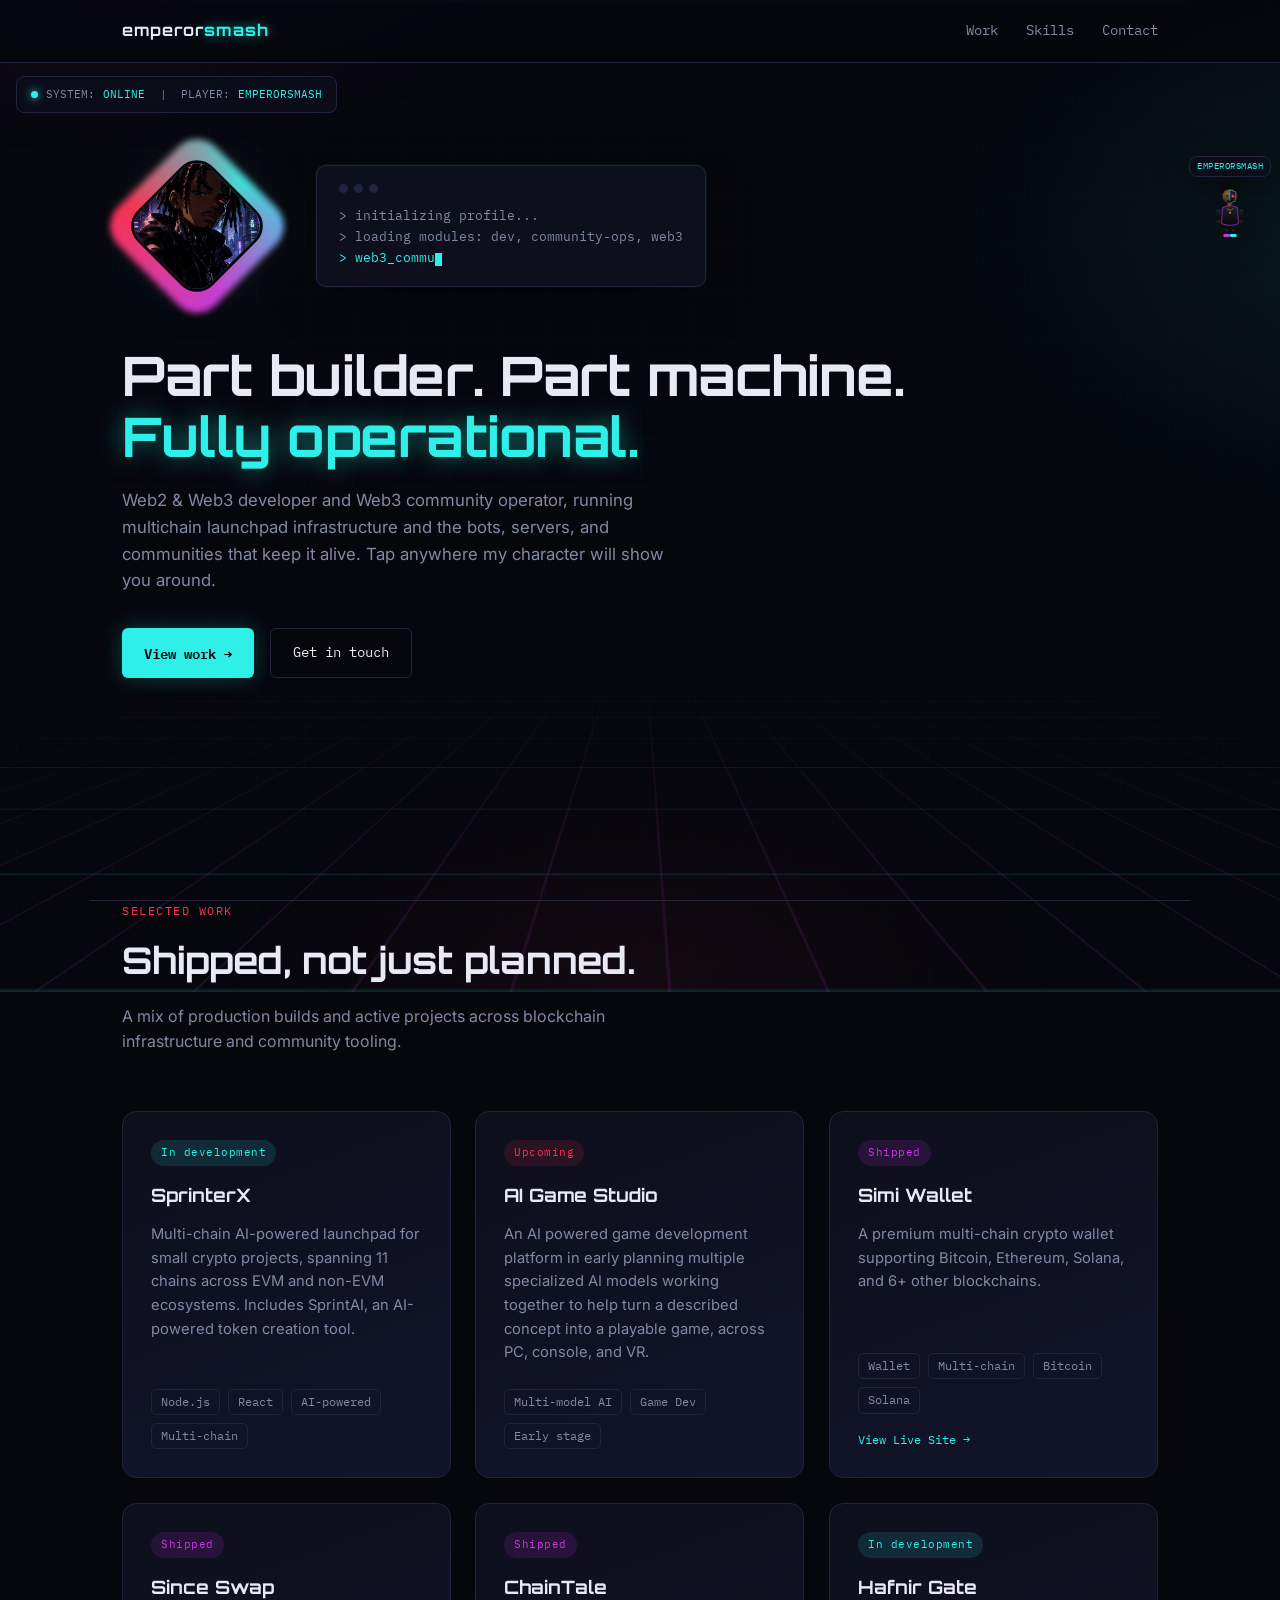
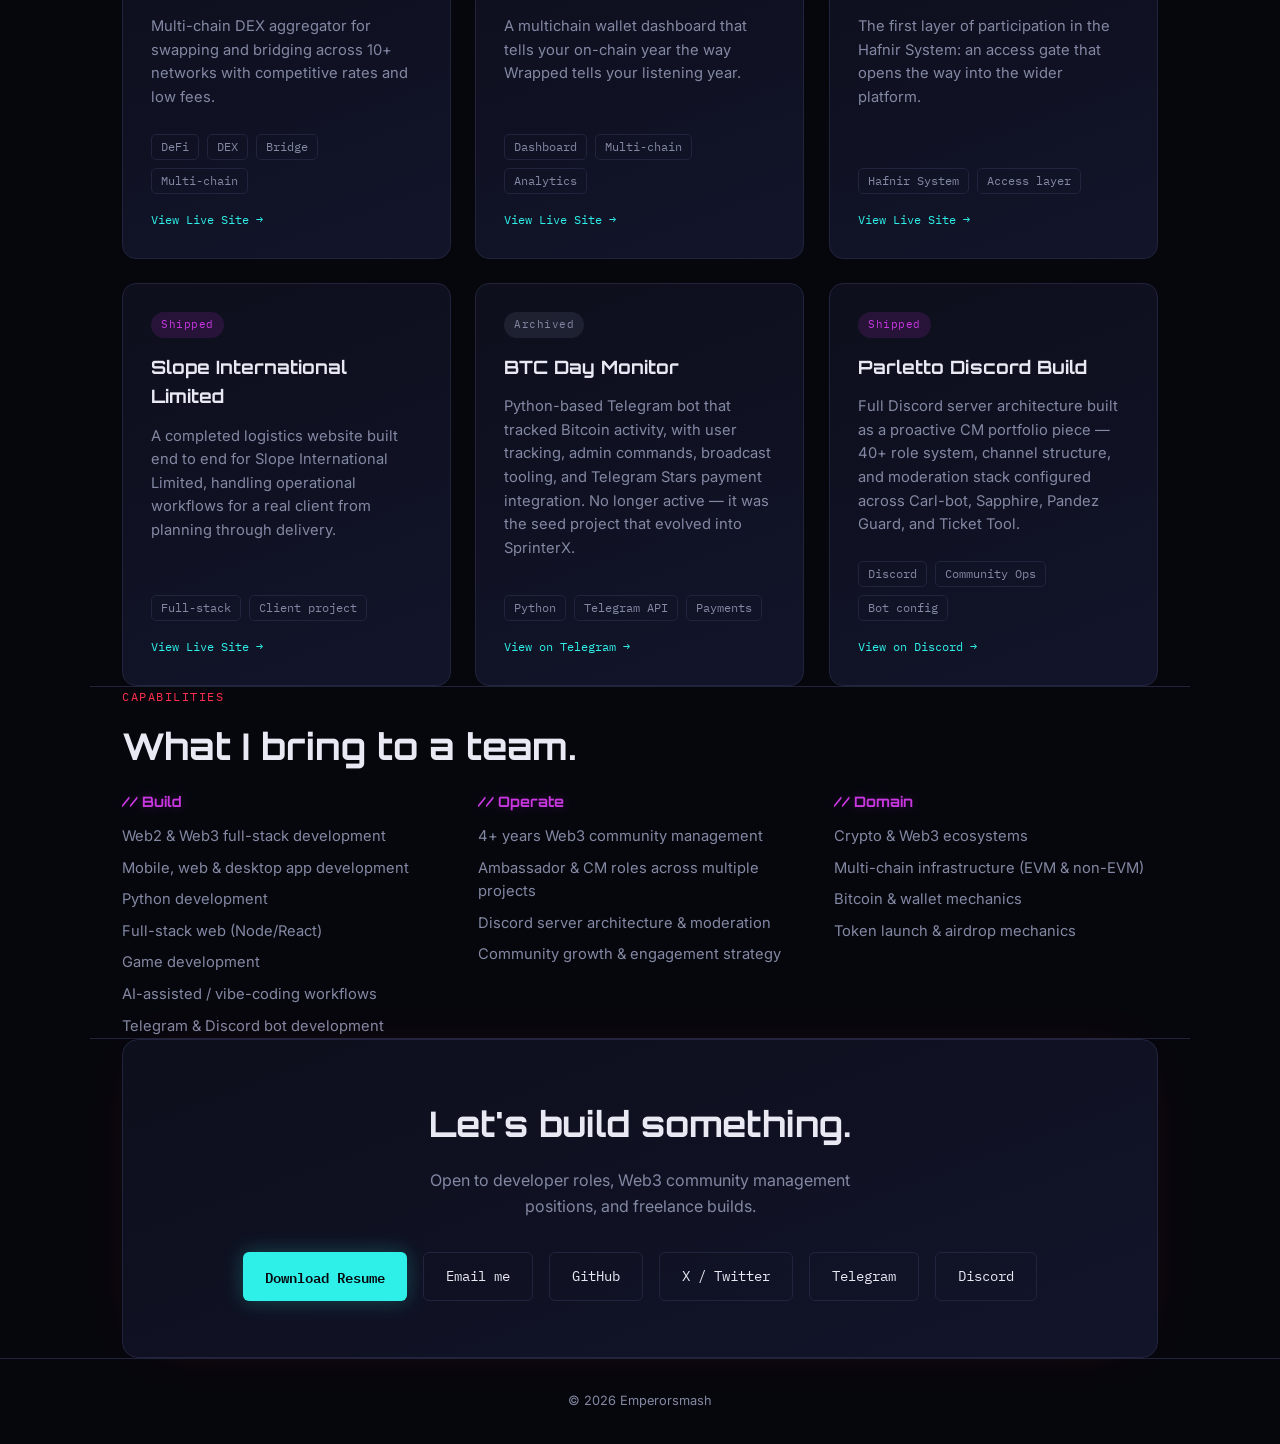
<file: index.html>
<!DOCTYPE html>
<html lang="en">
<head>
<meta charset="UTF-8">
<meta name="viewport" content="width=device-width, initial-scale=1.0">
<title>Emperorsmash — Builder / Web3 Ops</title>
<link rel="preconnect" href="https://fonts.googleapis.com">
<link href="https://fonts.googleapis.com/css2?family=Orbitron:wght@600;700;800&family=Inter:wght@400;500;600&family=IBM+Plex+Mono:wght@400;500;600&display=swap" rel="stylesheet">
<style>
  :root{
    --bg: #06070d;
    --bg-raised: #0d0f1c;
    --bg-raised-2: #12142a;
    --line: #22243d;
    --cyan: #2EF0E8;
    --magenta: #C837E0;
    --red: #FF2E4D;
    --text: #E9E9F4;
    --slate: #8388a3;
    --scrollY: 0px;
  }
  *{ box-sizing:border-box; margin:0; padding:0; }
  html{ scroll-behavior:smooth; overflow-x:hidden; max-width:100%; }
  body{
    background:var(--bg);
    color:var(--text);
    font-family:'Inter',sans-serif;
    line-height:1.6;
    overflow-x:hidden;
    position:relative;
    cursor:default;
  }
  ::selection{ background:var(--magenta); color:#fff; }
  a{ color:inherit; text-decoration:none; }
  .mono{ font-family:'IBM Plex Mono',monospace; }
  .display{ font-family:'Orbitron',sans-serif; }

  /* Depth parallax layers */
  body::before{
    content:"";
    position:fixed; inset:-10% ; z-index:0; pointer-events:none;
    background:
      radial-gradient(900px 500px at 15% -5%, rgba(200,55,224,0.12), transparent 60%),
      radial-gradient(800px 500px at 100% 30%, rgba(46,240,232,0.09), transparent 60%),
      radial-gradient(700px 400px at 50% 100%, rgba(255,46,77,0.06), transparent 60%);
    transform: translateY(calc(var(--scrollY) * -0.06));
  }
  body::after{
    content:"";
    position:fixed; inset:-10%; z-index:0; pointer-events:none; opacity:0.5;
    background-image:
      linear-gradient(rgba(46,240,232,0.035) 1px, transparent 1px),
      linear-gradient(90deg, rgba(46,240,232,0.035) 1px, transparent 1px);
    background-size:48px 48px;
    transform: translateY(calc(var(--scrollY) * -0.14));
  }

  .wrap{ max-width:1100px; margin:0 auto; padding:0 32px; position:relative; z-index:2; }

  header{
    position:fixed; top:0; left:0; right:0; z-index:50;
    background:rgba(6,7,13,0.82); backdrop-filter:blur(10px);
    border-bottom:1px solid var(--line);
  }
  nav{
    max-width:1100px; margin:0 auto; padding:18px 32px;
    display:flex; justify-content:space-between; align-items:center;
  }
  .logo{ font-family:'Orbitron',sans-serif; font-weight:700; font-size:1rem; letter-spacing:1px; }
  .logo span{ color:var(--cyan); text-shadow:0 0 12px rgba(46,240,232,0.6); }
  .navlinks{ display:flex; gap:28px; font-size:0.85rem; }
  .navlinks a{ color:var(--slate); transition:color .2s, text-shadow .2s; font-family:'IBM Plex Mono',monospace; }
  .navlinks a:hover{ color:var(--cyan); text-shadow:0 0 10px rgba(46,240,232,0.5); }

  /* HUD */
  #hud{
    position:fixed; top:76px; left:16px; z-index:55;
    background:rgba(13,15,28,0.75); border:1px solid var(--line);
    border-radius:8px; padding:9px 14px;
    font-family:'IBM Plex Mono',monospace; font-size:0.68rem; color:var(--slate);
    backdrop-filter:blur(6px);
    display:flex; align-items:center; gap:8px;
  }
  #hud .dot{ width:7px; height:7px; border-radius:50%; background:var(--cyan); box-shadow:0 0 8px var(--cyan); animation:pulse-red 1.6s ease-in-out infinite; }
  #hud .val{ color:var(--cyan); }
  @media (max-width:700px){ #hud{ top:70px; font-size:0.62rem; padding:7px 10px; } }

  /* Hero */
  .hero{
    min-height:100vh;
    display:flex; flex-direction:column; justify-content:flex-start;
    padding-top:150px; padding-bottom:60px;
    position:relative; perspective:1200px;
  }
  .hero-grid-floor{
    position:absolute; left:0; right:0; bottom:0; height:45%;
    background-image:
      repeating-linear-gradient(90deg, rgba(200,55,224,0.14) 0px, rgba(200,55,224,0.14) 1px, transparent 1px, transparent 56px),
      repeating-linear-gradient(0deg, rgba(46,240,232,0.14) 0px, rgba(46,240,232,0.14) 1px, transparent 1px, transparent 56px);
    transform: perspective(500px) rotateX(62deg) scale(2.2) translateY(10%);
    transform-origin:bottom;
    mask-image: linear-gradient(to top, black, transparent);
    -webkit-mask-image: linear-gradient(to top, black, transparent);
    pointer-events:none; z-index:0;
  }

  .hero-top{ display:flex; align-items:center; gap:44px; flex-wrap:wrap; position:relative; z-index:2; }
  .avatar-wrap{ position:relative; width:150px; height:150px; flex:0 0 auto; }
  .avatar-ring{
    position:absolute; inset:6px; border-radius:26px;
    background:conic-gradient(from 0deg, var(--cyan), var(--magenta), var(--red), var(--cyan));
    animation:spin-ring 6s linear infinite;
    filter:blur(3px);
    transform:rotate(45deg);
  }
  @keyframes spin-ring{ to{ transform:rotate(405deg); } }
  .avatar{
    position:absolute; inset:0; margin:auto;
    width:106px; height:106px;
    border-radius:22px;
    overflow:hidden;
    transform:rotate(45deg);
    border:3px solid var(--bg);
    box-shadow:0 0 30px rgba(255,46,77,0.35), 0 0 60px rgba(46,240,232,0.15);
  }
  .avatar img{
    position:absolute; top:-35%; left:-35%;
    width:170%; height:170%;
    object-fit:cover; display:block;
    transform:rotate(-45deg);
  }

  .terminal{
    background:var(--bg-raised);
    border:1px solid var(--line);
    border-radius:10px;
    padding:18px 22px;
    max-width:520px;
    font-family:'IBM Plex Mono',monospace;
    font-size:0.82rem;
    box-shadow:0 20px 60px -20px rgba(0,0,0,0.7), 0 0 0 1px rgba(46,240,232,0.05);
  }
  .term-dots{ display:flex; gap:6px; margin-bottom:12px; }
  .term-dots span{ width:9px; height:9px; border-radius:50%; background:var(--line); }
  .term-line{ color:var(--slate); min-height:1.4em; white-space:pre-wrap; }
  .term-line .ok{ color:var(--cyan); }
  .term-line .warn{ color:var(--red); }
  .cursor{ display:inline-block; width:7px; height:1em; background:var(--cyan); vertical-align:text-bottom; animation:blink 1s step-end infinite; }
  @keyframes blink{ 50%{ opacity:0; } }

  .hero h1{
    font-family:'Orbitron',sans-serif;
    font-size:clamp(2rem, 5vw, 3.4rem);
    font-weight:700;
    line-height:1.12;
    letter-spacing:-0.5px;
    max-width:820px;
    margin-top:44px;
    opacity:0; transform:translateY(16px);
    animation:rise .7s ease forwards;
    animation-delay:2.2s;
    position:relative; z-index:2;
  }
  .hero h1 .accent{ color:var(--cyan); text-shadow:0 0 24px rgba(46,240,232,0.5); }
  .hero p.lede{
    margin-top:20px; max-width:560px;
    color:var(--slate); font-size:1.05rem;
    opacity:0; transform:translateY(16px);
    animation:rise .7s ease forwards;
    animation-delay:2.5s;
    position:relative; z-index:2;
  }
  .hero .ctas{
    margin-top:34px; display:flex; gap:16px; flex-wrap:wrap;
    opacity:0; transform:translateY(16px);
    animation:rise .7s ease forwards;
    animation-delay:2.8s;
    position:relative; z-index:2;
  }
  @keyframes rise{ to{ opacity:1; transform:translateY(0); } }

  .btn{
    font-family:'IBM Plex Mono',monospace; font-size:0.85rem;
    padding:13px 22px; border-radius:6px; display:inline-flex; align-items:center; gap:8px;
    transition:transform .15s ease, background .15s ease, border-color .15s ease, box-shadow .15s ease;
    appearance:none; -webkit-appearance:none; background:transparent; border:none; cursor:pointer;
  }
  .btn-primary{ background:var(--cyan); color:var(--bg); font-weight:600; box-shadow:0 0 20px rgba(46,240,232,0.25); }
  .btn-primary:hover{ transform:translateY(-2px); box-shadow:0 0 30px rgba(46,240,232,0.45); }
  .btn-ghost{ border:1px solid var(--line); color:var(--text); }
  .btn-ghost:hover{ border-color:var(--magenta); color:var(--magenta); transform:translateY(-2px); box-shadow:0 0 20px rgba(200,55,224,0.2); }

  .eyebrow{
    font-family:'IBM Plex Mono',monospace; font-size:0.78rem;
    color:var(--red); text-transform:uppercase; letter-spacing:1.5px;
    margin-bottom:10px;
  }
  section{ padding:100px 0; border-top:1px solid var(--line); position:relative; z-index:2; }
  h2.section-title{ font-family:'Orbitron',sans-serif; font-size:clamp(1.6rem,3.5vw,2.3rem); font-weight:700; margin-bottom:14px; }
  .section-sub{ color:var(--slate); max-width:560px; margin-bottom:56px; }

  .projects{ display:grid; grid-template-columns:repeat(auto-fit, minmax(min(300px, 100%),1fr)); gap:24px; perspective:1000px; }
  .card{
    background:linear-gradient(160deg, var(--bg-raised), var(--bg-raised-2));
    border:1px solid var(--line); border-radius:14px;
    padding:28px; display:flex; flex-direction:column; gap:14px;
    transition:transform .12s ease, border-color .2s ease, box-shadow .2s ease;
    transform-style:preserve-3d;
    will-change:transform;
  }
  .card:hover{ border-color:var(--cyan); box-shadow:0 20px 40px -20px rgba(46,240,232,0.25); }
  .card.card-flash{ border-color:var(--magenta); box-shadow:0 0 40px -10px rgba(200,55,224,0.5); }
  .tag{
    align-self:flex-start; font-family:'IBM Plex Mono',monospace; font-size:0.7rem;
    padding:4px 10px; border-radius:20px; letter-spacing:0.5px;
  }
  .tag.live{ background:rgba(46,240,232,0.12); color:var(--cyan); }
  .tag.shipped{ background:rgba(200,55,224,0.14); color:var(--magenta); }
  .tag.beta{ background:rgba(255,46,77,0.12); color:var(--red); }
  .tag.archived{ background:rgba(131,136,163,0.15); color:var(--slate); }
  .card-link{ font-family:'IBM Plex Mono',monospace; font-size:0.78rem; color:var(--cyan); margin-top:2px; }
  .card-link:hover{ text-decoration:underline; }
  .card h3{ font-family:'Orbitron',sans-serif; font-size:1.15rem; }
  .card p{ color:var(--slate); font-size:0.92rem; }
  .stack{ display:flex; flex-wrap:wrap; gap:8px; margin-top:auto; padding-top:10px; }
  .stack span{ font-family:'IBM Plex Mono',monospace; font-size:0.72rem; color:var(--slate); border:1px solid var(--line); padding:3px 9px; border-radius:5px; }

  .skills-grid{ display:grid; grid-template-columns:repeat(auto-fit,minmax(min(220px, 100%),1fr)); gap:32px; }
  .skill-block h4{ font-family:'Orbitron',sans-serif; color:var(--magenta); font-size:0.9rem; margin-bottom:12px; text-shadow:0 0 12px rgba(200,55,224,0.3); }
  .skill-block ul{ list-style:none; display:flex; flex-direction:column; gap:8px; }
  .skill-block li{ color:var(--slate); font-size:0.92rem; }

  .contact-box{
    background:linear-gradient(160deg, var(--bg-raised), var(--bg-raised-2));
    border:1px solid var(--line); border-radius:16px;
    padding:56px; text-align:center;
    box-shadow:0 0 60px -30px rgba(255,46,77,0.2);
  }
  .contact-box h2{ font-family:'Orbitron',sans-serif; font-size:clamp(1.6rem,4vw,2.2rem); margin-bottom:16px; }
  .contact-box p{ color:var(--slate); max-width:480px; margin:0 auto 32px; }
  .contact-links{ display:flex; gap:16px; justify-content:center; flex-wrap:wrap; }

  footer{ padding:32px; text-align:center; color:var(--slate); font-size:0.8rem; border-top:1px solid var(--line); position:relative; z-index:2; }

  @media (max-width:700px){
    .navlinks{ display:none; }
    section{ padding:70px 0; }
    .contact-box{ padding:36px 22px; }
    .hero-top{ flex-direction:column; align-items:flex-start; gap:24px; }
  }

  @media (prefers-reduced-motion: reduce){
    *{ animation-duration:0.01ms !important; animation-delay:0s !important; transition-duration:0.01ms !important; }
  }

  :focus-visible{ outline:2px solid var(--cyan); outline-offset:3px; }

  /* ===== Free-roaming bot character ===== */
  #bot{
    position:fixed; z-index:80; width:42px; height:58px;
    left:0; top:0;
    transition: left .3s cubic-bezier(.3,.7,.25,1), top .3s cubic-bezier(.3,.7,.25,1), transform .18s ease;
    cursor:pointer; pointer-events:auto;
    filter:drop-shadow(0 8px 16px rgba(0,0,0,0.55));
  }
  #bot svg{ width:100%; height:100%; display:block; overflow:visible; }
  #bot svg.flip{ transform:scaleX(-1); }

  .bot-tag{
    position:absolute; bottom:100%; left:50%; transform:translateX(-50%);
    margin-bottom:5px; font-family:'IBM Plex Mono',monospace; font-size:0.58rem;
    color:var(--cyan); background:rgba(13,15,28,0.85); border:1px solid var(--line);
    padding:2px 7px; border-radius:8px; white-space:nowrap; letter-spacing:0.5px;
    pointer-events:none;
  }

  .bot-menu{
    position:absolute; bottom:100%; left:50%; transform:translateX(-50%) translateY(6px);
    margin-bottom:28px;
    display:flex; flex-direction:column; gap:8px;
    opacity:0; pointer-events:none;
    transition:opacity .18s ease, transform .18s ease;
  }
  .bot-menu.open{ opacity:1; pointer-events:auto; transform:translateX(-50%) translateY(0); }
  .bot-menu button{
    font-family:'IBM Plex Mono',monospace; font-size:0.72rem; white-space:nowrap;
    background:var(--bg-raised-2); color:var(--cyan); border:1px solid var(--cyan);
    padding:7px 12px; border-radius:20px; cursor:pointer;
    box-shadow:0 0 14px rgba(46,240,232,0.25);
  }
  .bot-menu button:hover{ background:var(--cyan); color:var(--bg); }

  /* Human running gait */
  .leg-l, .leg-r, .arm-l, .arm-r{ transform-box:fill-box; transform-origin:top center; }
  .shin-l, .shin-r{ transform-box:fill-box; transform-origin:top center; }
  .run-rig{ transform-box:fill-box; transform-origin:bottom center; }

  .bot-running .leg-l{ animation:hip-swing .32s ease-in-out infinite; }
  .bot-running .leg-r{ animation:hip-swing .32s ease-in-out infinite; animation-delay:-.16s; }
  .bot-running .shin-l{ animation:knee-bend .32s ease-in-out infinite; }
  .bot-running .shin-r{ animation:knee-bend .32s ease-in-out infinite; animation-delay:-.16s; }
  .bot-running .arm-l{ animation:arm-swing .32s ease-in-out infinite; animation-delay:-.16s; }
  .bot-running .arm-r{ animation:arm-swing .32s ease-in-out infinite; }
  .bot-running .run-rig{ animation:run-bob .32s ease-in-out infinite; }
  .bot-idle .run-rig{ animation:idle-bob 1.8s ease-in-out infinite; }

  @keyframes hip-swing{ 0%{transform:rotate(-26deg);} 50%{transform:rotate(26deg);} 100%{transform:rotate(-26deg);} }
  @keyframes knee-bend{ 0%{transform:rotate(32deg);} 25%{transform:rotate(4deg);} 50%{transform:rotate(-6deg);} 75%{transform:rotate(42deg);} 100%{transform:rotate(32deg);} }
  @keyframes arm-swing{ 0%{transform:rotate(24deg);} 50%{transform:rotate(-24deg);} 100%{transform:rotate(24deg);} }
  @keyframes run-bob{ 0%,100%{ transform:translateY(0) rotate(-1.5deg); } 50%{ transform:translateY(-3px) rotate(1.5deg); } }
  @keyframes idle-bob{ 0%,100%{ transform:translateY(0); } 50%{ transform:translateY(-4px); } }
  .eye-red{ animation:pulse-red 2.4s ease-in-out infinite; }
  @keyframes pulse-red{ 0%,100%{ opacity:1; } 50%{ opacity:0.5; } }

  /* Ripple + connect effects */
  .ripple{
    position:fixed; z-index:75; pointer-events:none;
    width:14px; height:14px; border-radius:50%;
    border:2px solid var(--cyan);
    transform:translate(-50%,-50%);
    animation:ripple-out .5s ease-out forwards;
  }
  @keyframes ripple-out{ to{ width:70px; height:70px; opacity:0; border-width:1px; } }

  .connect-ring{
    position:fixed; z-index:75; pointer-events:none;
    border-radius:50%; transform:translate(-50%,-50%);
    border:2px solid var(--magenta);
    animation:connect-out .55s ease-out forwards;
  }
  @keyframes connect-out{ 0%{ width:6px; height:6px; opacity:1; } 100%{ width:90px; height:90px; opacity:0; } }

  .target-glow{ box-shadow:0 0 0 2px var(--cyan), 0 0 24px rgba(46,240,232,0.6) !important; transition:box-shadow .15s ease; }

  .flash-step{
    position:fixed; z-index:78; pointer-events:none;
    width:30px; height:42px; border-radius:40%;
    background:linear-gradient(180deg, rgba(46,240,232,0.4), rgba(200,55,224,0.15));
    filter:blur(3px);
    transform:translate(-50%,-90%);
    animation:flash-fade .3s ease-out forwards;
  }
  @keyframes flash-fade{ from{ opacity:0.8; transform:translate(-50%,-90%) scale(1); } to{ opacity:0; transform:translate(-50%,-90%) scale(0.65); } }

  .spark{
    position:fixed; z-index:76; width:4px; height:4px; border-radius:50%;
    pointer-events:none; transform:translate(-50%,-50%);
    animation:spark-fly .42s ease-out forwards;
  }
  @keyframes spark-fly{ to{ transform:translate(calc(-50% + var(--dx)), calc(-50% + var(--dy))); opacity:0; } }

  .bot-jolt{ animation:jolt .22s ease; }
  @keyframes jolt{ 0%{ transform:scale(1); } 35%{ transform:scale(1.18,0.82); } 65%{ transform:scale(0.9,1.1); } 100%{ transform:scale(1); } }

  /* Visitor signal-drop modal */
  #visitor-overlay{
    position:fixed; inset:0; z-index:90;
    background:rgba(6,7,13,0.78); backdrop-filter:blur(4px);
    display:flex; align-items:center; justify-content:center;
    padding:24px;
    opacity:0; pointer-events:none;
    transition:opacity .25s ease;
  }
  #visitor-overlay.open{ opacity:1; pointer-events:auto; }
  .visitor-card{
    background:linear-gradient(160deg, var(--bg-raised), var(--bg-raised-2));
    border:1px solid var(--line); border-radius:16px;
    padding:32px 28px; max-width:360px; width:100%;
    position:relative;
    box-shadow:0 30px 80px -20px rgba(0,0,0,0.7), 0 0 0 1px rgba(46,240,232,0.06);
    transform:translateY(12px); transition:transform .25s ease;
  }
  #visitor-overlay.open .visitor-card{ transform:translateY(0); }
  .visitor-close{
    position:absolute; top:14px; right:14px;
    background:none; border:none; color:var(--slate);
    font-size:1.3rem; line-height:1; cursor:pointer; padding:4px;
  }
  .visitor-close:hover{ color:var(--text); }
  .visitor-eyebrow{ font-family:'IBM Plex Mono',monospace; font-size:0.7rem; color:var(--cyan); text-transform:uppercase; letter-spacing:1.5px; margin-bottom:8px; }
  .visitor-card h3{ font-family:'Orbitron',sans-serif; font-size:1.15rem; margin-bottom:8px; }
  .visitor-card p{ color:var(--slate); font-size:0.88rem; margin-bottom:20px; line-height:1.5; }
  .visitor-card input{
    width:100%; font-family:'Inter',sans-serif; font-size:0.9rem;
    background:var(--bg); border:1px solid var(--line); color:var(--text);
    padding:11px 14px; border-radius:8px; margin-bottom:12px;
  }
  .visitor-card input:focus{ outline:none; border-color:var(--cyan); }
  .visitor-actions{ display:flex; gap:12px; margin-top:6px; }
  .visitor-actions .btn{ flex:1; justify-content:center; font-size:0.8rem; padding:11px 14px; }
  .visitor-note{ font-size:0.72rem; color:var(--slate); margin-top:14px; text-align:center; opacity:0.7; }

  .coin-drop{
    font-size:3rem; margin:6px 0 16px;
    animation:coin-fall .6s cubic-bezier(.3,.7,.3,1.2);
  }
  @keyframes coin-fall{
    0%{ transform:translateY(-40px) rotateY(0deg); opacity:0; }
    60%{ opacity:1; }
    100%{ transform:translateY(0) rotateY(720deg); opacity:1; }
  }
  #coin-panel h3{ text-align:center; }
  #coin-panel p{ text-align:center; }

  .bot-tool{
    position:absolute; width:22px; height:22px; opacity:0; pointer-events:none;
    transition:opacity .2s ease; filter:drop-shadow(0 0 6px rgba(46,240,232,0.5));
  }
  .bot-tool.show{ opacity:1; }
  .bot-tool.tool-wrench, .bot-tool.tool-server{ left:100%; top:36%; margin-left:2px; }
  .bot-tool.tool-weld{ left:50%; top:-18%; transform:translateX(-50%); }
  .bot-tool.tool-wrench{ animation:wrench-turn 1s ease-in-out infinite; }
  @keyframes wrench-turn{ 0%,100%{ transform:rotate(-20deg); } 50%{ transform:rotate(20deg); } }

  .bot-tool.tool-server{ width:38px; height:30px; left:100%; top:30%; margin-left:2px; }
  .bot-tool.tool-left{ left:auto; right:100%; margin-left:0; margin-right:2px; }
  .tool-server .key-blink rect{ animation:key-flicker .4s steps(1) infinite; }
  .tool-server .key-blink rect:nth-child(2){ animation-delay:.08s; }
  .tool-server .key-blink rect:nth-child(3){ animation-delay:.16s; }
  .tool-server .key-blink rect:nth-child(4){ animation-delay:.24s; }
  .tool-server .key-blink rect:nth-child(5){ animation-delay:.32s; }
  @keyframes key-flicker{ 0%,60%{ opacity:1; } 61%,100%{ opacity:0.3; } }

  .bot-typing .arm-l{ animation:type-tap .17s ease-in-out infinite; }
  .bot-typing .arm-r{ animation:type-tap .17s ease-in-out infinite; animation-delay:.085s; }
  @keyframes type-tap{ 0%,100%{ transform:rotate(6deg); } 50%{ transform:rotate(24deg); } }

  /* Annoyed reaction (rapid tapping) */
  .bot-annoyed .head-grp{ animation:shake-mad .35s ease; }
  @keyframes shake-mad{
    0%,100%{ transform:translateX(0) rotate(0); }
    20%{ transform:translateX(-3px) rotate(-5deg); }
    40%{ transform:translateX(3px) rotate(5deg); }
    60%{ transform:translateX(-2.5px) rotate(-4deg); }
    80%{ transform:translateX(2.5px) rotate(4deg); }
  }
  .bot-annoyed .eye-red{ animation:pulse-mad .12s ease-in-out infinite; }
  @keyframes pulse-mad{ 0%,100%{ opacity:1; } 50%{ opacity:0.25; } }

  /* Loved reaction (press and hold) */
  .bot-loved .run-rig{ animation:happy-wiggle .5s ease-in-out infinite; }
  @keyframes happy-wiggle{ 0%,100%{ transform:translateY(0) rotate(-2deg); } 50%{ transform:translateY(-3px) rotate(2deg); } }
  .heart-particle{
    position:fixed; z-index:82; pointer-events:none;
    font-size:15px; color:var(--red); text-shadow:0 0 8px rgba(255,46,77,0.7);
    transform:translate(-50%,-50%);
    animation:heart-float .75s ease-out forwards;
  }
  @keyframes heart-float{
    0%{ opacity:1; transform:translate(-50%,-50%) scale(0.5); }
    55%{ opacity:1; }
    100%{ opacity:0; transform:translate(-50%,-160%) scale(1.15); }
  }

  /* Dizzy + faint */
  .bot-dizzy .run-rig{ animation:dizzy-wobble .28s ease-in-out infinite; }
  @keyframes dizzy-wobble{ 0%,100%{ transform:rotate(-9deg) translateY(0); } 50%{ transform:rotate(9deg) translateY(-2px); } }
  .bot-dizzy .eye-red, .bot-fainted .eye-red{ animation:none !important; opacity:0.25; }

  .bot-fainted .run-rig{
    animation:none;
    transform:rotate(88deg) translateY(8px);
    transform-origin:bottom center;
    opacity:0.8;
  }

  .error-bubble{
    position:fixed; z-index:84; pointer-events:none;
    font-family:'IBM Plex Mono',monospace; font-size:0.66rem; color:var(--red);
    background:rgba(13,15,28,0.92); border:1px solid var(--red); border-radius:6px;
    padding:4px 9px; transform:translate(-50%,-100%);
    animation:glitch-flicker 1.2s steps(2) forwards;
  }
  @keyframes glitch-flicker{
    0%,10%,22%,34%,46%,58%,70%,82%{ opacity:1; }
    5%,17%,29%,41%,53%,65%,77%{ opacity:0.25; }
    92%,100%{ opacity:0; }
  }

  #repair-crane{ position:fixed; z-index:85; pointer-events:none; }
  .crane-hook{ transition:y2 .4s ease; }

  @media (prefers-reduced-motion: reduce){
    #bot{ display:none; }
  }
</style>
</head>
<body>

<header>
  <nav>
    <div class="logo">emperor<span>smash</span></div>
    <div class="navlinks">
      <a href="#work">Work</a>
      <a href="#skills">Skills</a>
      <a href="#contact">Contact</a>
    </div>
  </nav>
</header>

<div id="hud"><span class="dot"></span>SYSTEM: <span class="val" id="hud-status">ONLINE</span> &nbsp;|&nbsp; PLAYER: <span class="val">EMPERORSMASH</span></div>

<div id="bot" class="bot-idle" role="button" tabindex="0" aria-label="Site character. Click to open quick navigation, or tap anywhere on the page and it will run there.">
  <div class="bot-menu" id="bot-menu">
    <button data-target="work">Work</button>
    <button data-target="skills">Skills</button>
    <button data-target="contact">Contact</button>
    <button data-action="signal">Drop a Coin</button>
  </div>
  <div class="bot-tag">EMPERORSMASH</div>
  <div class="bot-tool" id="bot-tool"></div>
  <svg viewBox="0 0 100 130" fill="none">
    <defs>
      <radialGradient id="skinGrad" cx="35%" cy="30%" r="75%">
        <stop offset="0%" stop-color="#8a6248"/>
        <stop offset="100%" stop-color="#2b1a12"/>
      </radialGradient>
      <linearGradient id="jacketGrad" x1="0" y1="0" x2="0" y2="1">
        <stop offset="0%" stop-color="#20222f"/>
        <stop offset="100%" stop-color="#050509"/>
      </linearGradient>
    </defs>
    <g class="run-rig">
      <g class="leg-l" transform="translate(42,93)">
        <rect x="-4" y="0" width="8" height="15" rx="3" fill="url(#jacketGrad)"/>
        <g class="shin-l">
          <rect x="-3.5" y="15" width="7" height="14" rx="3" fill="url(#jacketGrad)"/>
          <rect x="-8" y="27" width="16" height="7" rx="3" fill="var(--magenta)"/>
        </g>
      </g>
      <g class="leg-r" transform="translate(58,93)">
        <rect x="-4" y="0" width="8" height="15" rx="3" fill="url(#jacketGrad)"/>
        <g class="shin-r">
          <rect x="-3.5" y="15" width="7" height="14" rx="3" fill="url(#jacketGrad)"/>
          <rect x="-8" y="27" width="16" height="7" rx="3" fill="var(--cyan)"/>
        </g>
      </g>

      <g class="arm-l" transform="translate(23,60)">
        <rect x="-4.5" y="0" width="9" height="28" rx="4" fill="url(#jacketGrad)"/>
        <circle cx="0" cy="30" r="5" fill="#2b1a12"/>
      </g>
      <g class="arm-r" transform="translate(77,60)">
        <rect x="-4.5" y="0" width="9" height="28" rx="4" fill="url(#jacketGrad)"/>
        <circle cx="0" cy="30" r="5" fill="#2b1a12"/>
      </g>

      <path d="M32 57 Q50 47 68 57 L70 95 Q50 103 30 95 Z" fill="url(#jacketGrad)" stroke="var(--magenta)" stroke-width="1.5"/>
      <path d="M42 59 Q50 67 58 59" stroke="#d4af37" stroke-width="1.2" fill="none"/>
      <circle cx="50" cy="69" r="2.2" fill="#d4af37"/>

      <rect x="44" y="45" width="12" height="12" fill="url(#skinGrad)"/>

      <g class="head-grp">
        <g fill="#0a0a0a">
          <rect x="30" y="6" width="7" height="26" rx="3.5" transform="rotate(-18 33 19)"/>
          <rect x="36" y="2" width="7" height="30" rx="3.5" transform="rotate(-8 39 17)"/>
          <rect x="43" y="0" width="7" height="32" rx="3.5"/>
          <rect x="50" y="0" width="7" height="32" rx="3.5"/>
          <rect x="57" y="2" width="7" height="30" rx="3.5" transform="rotate(8 60 17)"/>
          <rect x="63" y="6" width="7" height="26" rx="3.5" transform="rotate(18 66 19)"/>
        </g>
        <ellipse cx="50" cy="30" rx="18" ry="17" fill="url(#skinGrad)"/>
        <path d="M50 15 L64 20 L62 42 L50 45 Z" fill="#111118" stroke="var(--cyan)" stroke-width="1"/>
        <circle class="eye-red" cx="57" cy="30" r="3.4" fill="var(--red)"/>
        <line x1="52" y1="24" x2="60" y2="24" stroke="var(--magenta)" stroke-width="0.8"/>
        <circle cx="43" cy="29" r="2" fill="#0a0a0a"/>
        <path d="M45 40 Q50 46 55 40" stroke="#0a0a0a" stroke-width="3" fill="none" stroke-linecap="round"/>
      </g>
    </g>
  </svg>
</div>

<div id="visitor-overlay">
  <div class="visitor-card">
    <button class="visitor-close" id="visitor-close" aria-label="Skip">×</button>

    <div id="visitor-form-panel">
      <div class="visitor-eyebrow">// Incoming transmission</div>
      <h3>Drop a coin?</h3>
      <p>Leave your name and email so Emperorsmash can follow up. Totally optional, skip anytime.</p>
      <input type="text" id="visitor-name" placeholder="Your name" autocomplete="name">
      <input type="email" id="visitor-email" placeholder="Your email" autocomplete="email">
      <div class="visitor-actions">
        <button class="btn btn-ghost" id="visitor-skip">Skip</button>
        <button class="btn btn-primary" id="visitor-submit">Drop Coin</button>
      </div>
      <div class="visitor-note">No spam — just a way to stay in touch.</div>
    </div>

    <div id="coin-panel" style="display:none; text-align:center;">
      <div class="coin-drop" id="coin-drop">🪙</div>
      <h3>Coin dropped!</h3>
      <p>Thanks for stopping by — I'll be in touch.</p>
      <div class="visitor-actions">
        <button class="btn btn-primary" id="coin-close" style="flex:1;">Close</button>
      </div>
    </div>
  </div>
</div>

<section class="hero wrap">
  <div class="hero-grid-floor"></div>
  <div class="hero-top">
    <div class="avatar-wrap">
      <div class="avatar-ring"></div>
      <div class="avatar"><img src="[data-uri]" alt="Emperorsmash"></div>
    </div>
    <div class="terminal" id="terminal">
      <div class="term-dots"><span></span><span></span><span></span></div>
      <div id="term-output"></div>
    </div>
  </div>
  <h1>Part builder. Part machine. <span class="accent">Fully operational.</span></h1>
  <p class="lede">Web2 & Web3 developer and Web3 community operator, running multichain launchpad infrastructure and the bots, servers, and communities that keep it alive. Tap anywhere my character will show you around.</p>
  <div class="ctas">
    <a href="#work" class="btn btn-primary">View work →</a>
    <a href="#contact" class="btn btn-ghost">Get in touch</a>
  </div>
</section>

<section id="work" class="wrap">
  <div class="eyebrow">Selected work</div>
  <h2 class="section-title">Shipped, not just planned.</h2>
  <p class="section-sub">A mix of production builds and active projects across blockchain infrastructure and community tooling.</p>

  <div class="projects">
    <div class="card">
      <span class="tag live">In development</span>
      <h3>SprinterX</h3>
      <p>Multi-chain AI-powered launchpad for small crypto projects, spanning 11 chains across EVM and non-EVM ecosystems. Includes SprintAI, an AI-powered token creation tool.</p>
      <div class="stack"><span>Node.js</span><span>React</span><span>AI-powered</span><span>Multi-chain</span></div>
    </div>

    <div class="card">
      <span class="tag beta">Upcoming</span>
      <h3>AI Game Studio</h3>
      <p>An AI powered game development platform in early planning  multiple specialized AI models working together to help turn a described concept into a playable game, across PC, console, and VR.</p>
      <div class="stack"><span>Multi-model AI</span><span>Game Dev</span><span>Early stage</span></div>
    </div>

    <div class="card">
      <span class="tag shipped">Shipped</span>
      <h3>Simi Wallet</h3>
      <p>A premium multi-chain crypto wallet supporting Bitcoin, Ethereum, Solana, and 6+ other blockchains.</p>
      <div class="stack"><span>Wallet</span><span>Multi-chain</span><span>Bitcoin</span><span>Solana</span></div>
      <a href="https://simiwallets.sincenetwork.com" class="card-link" target="_blank" rel="noopener">View Live Site →</a>
    </div>

    <div class="card">
      <span class="tag shipped">Shipped</span>
      <h3>Since Swap</h3>
      <p>Multi-chain DEX aggregator for swapping and bridging across 10+ networks with competitive rates and low fees.</p>
      <div class="stack"><span>DeFi</span><span>DEX</span><span>Bridge</span><span>Multi-chain</span></div>
      <a href="https://preview-react-9bimz0-andgzmp52hraltzrxggkcs.onspace.build/dex#swap" class="card-link" target="_blank" rel="noopener">View Live Site →</a>
    </div>

    <div class="card">
      <span class="tag shipped">Shipped</span>
      <h3>ChainTale</h3>
      <p>A multichain wallet dashboard that tells your on-chain year the way Wrapped tells your listening year.</p>
      <div class="stack"><span>Dashboard</span><span>Multi-chain</span><span>Analytics</span></div>
      <a href="https://chaintale.vercel.app" class="card-link" target="_blank" rel="noopener">View Live Site →</a>
    </div>

    <div class="card">
      <span class="tag live">In development</span>
      <h3>Hafnir Gate</h3>
      <p>The first layer of participation in the Hafnir System: an access gate that opens the way into the wider platform.</p>
      <div class="stack"><span>Hafnir System</span><span>Access layer</span></div>
      <a href="https://gate.hafnir.systems/" class="card-link" target="_blank" rel="noopener">View Live Site →</a>
    </div>

    <div class="card">
      <span class="tag shipped">Shipped</span>
      <h3>Slope International Limited</h3>
      <p>A completed logistics website built end to end for Slope International Limited, handling operational workflows for a real client from planning through delivery.</p>
      <div class="stack"><span>Full-stack</span><span>Client project</span></div>
      <a href="https://slopeinternationallimited.vercel.app/" class="card-link" target="_blank" rel="noopener">View Live Site →</a>
    </div>

    <div class="card">
      <span class="tag archived">Archived</span>
      <h3>BTC Day Monitor</h3>
      <p>Python-based Telegram bot that tracked Bitcoin activity, with user tracking, admin commands, broadcast tooling, and Telegram Stars payment integration. No longer active — it was the seed project that evolved into SprinterX.</p>
      <div class="stack"><span>Python</span><span>Telegram API</span><span>Payments</span></div>
      <a href="https://t.me/Faucet_watcher_bot" class="card-link" target="_blank" rel="noopener">View on Telegram →</a>
    </div>

    <div class="card">
      <span class="tag shipped">Shipped</span>
      <h3>Parletto Discord Build</h3>
      <p>Full Discord server architecture built as a proactive CM portfolio piece — 40+ role system, channel structure, and moderation stack configured across Carl-bot, Sapphire, Pandez Guard, and Ticket Tool.</p>
      <div class="stack"><span>Discord</span><span>Community Ops</span><span>Bot config</span></div>
      <a href="https://discord.gg/cxjRm5SM" class="card-link" target="_blank" rel="noopener">View on Discord →</a>
    </div>
  </div>
</section>

<section id="skills" class="wrap">
  <div class="eyebrow">Capabilities</div>
  <h2 class="section-title">What I bring to a team.</h2>

  <div class="skills-grid">
    <div class="skill-block">
      <h4>// Build</h4>
      <ul>
        <li>Web2 & Web3 full-stack development</li>
        <li>Mobile, web & desktop app development</li>
        <li>Python development</li>
        <li>Full-stack web (Node/React)</li>
        <li>Game development</li>
        <li>AI-assisted / vibe-coding workflows</li>
        <li>Telegram & Discord bot development</li>
      </ul>
    </div>
    <div class="skill-block">
      <h4>// Operate</h4>
      <ul>
        <li>4+ years Web3 community management</li>
        <li>Ambassador & CM roles across multiple projects</li>
        <li>Discord server architecture & moderation</li>
        <li>Community growth & engagement strategy</li>
      </ul>
    </div>
    <div class="skill-block">
      <h4>// Domain</h4>
      <ul>
        <li>Crypto & Web3 ecosystems</li>
        <li>Multi-chain infrastructure (EVM & non-EVM)</li>
        <li>Bitcoin & wallet mechanics</li>
        <li>Token launch & airdrop mechanics</li>
      </ul>
    </div>
  </div>
</section>

<section id="contact" class="wrap">
  <div class="contact-box">
    <h2>Let's build something.</h2>
    <p>Open to developer roles, Web3 community management positions, and freelance builds.</p>
    <div class="contact-links">
      <a href="[data-uri]" download="Emperorsmash_Resume.pdf" class="btn btn-primary">Download Resume</a>
      <a href="mailto:emperorsmash08@gmail.com" class="btn btn-ghost">Email me</a>
      <a href="https://github.com/SmashDev01" class="btn btn-ghost" target="_blank" rel="noopener">GitHub</a>
      <a href="https://x.com/Emp_Smash" class="btn btn-ghost" target="_blank" rel="noopener">X / Twitter</a>
      <a href="https://t.me/EmperorsmashG" class="btn btn-ghost" target="_blank" rel="noopener">Telegram</a>
      <button class="btn btn-ghost" id="discord-copy" type="button">Discord</button>
    </div>
  </div>
</section>

<footer>
  © 2026 Emperorsmash
</footer>

<script>
  const lines = [
    { text: "> initializing profile...", cls: "" },
    { text: "> loading modules: dev, community-ops, web3", cls: "" },
    { text: "> web3_community_experience: 4+ years [OK]", cls: "ok" },
    { text: "> multi_chain_dev: ACTIVE [OK]", cls: "ok" },
    { text: "> availability: OPEN_TO_WORK", cls: "warn" },
    { text: "> ready.", cls: "ok" },
  ];
  const output = document.getElementById('term-output');
  let lineIndex = 0;
  function typeLine(){
    if(lineIndex >= lines.length){ return; }
    const line = lines[lineIndex];
    const div = document.createElement('div');
    div.className = 'term-line';
    output.appendChild(div);
    let charIndex = 0;
    function typeChar(){
      if(charIndex <= line.text.length){
        div.innerHTML = `<span class="${line.cls}">${line.text.slice(0, charIndex)}</span><span class="cursor"></span>`;
        charIndex++;
        setTimeout(typeChar, 18);
      } else {
        div.innerHTML = `<span class="${line.cls}">${line.text}</span>`;
        lineIndex++;
        setTimeout(typeLine, 120);
      }
    }
    typeChar();
  }

  const prefersReduced = window.matchMedia('(prefers-reduced-motion: reduce)').matches;
  if(prefersReduced){
    output.innerHTML = lines.map(l => `<div class="term-line"><span class="${l.cls}">${l.text}</span></div>`).join('');
  } else {
    typeLine();
  }

  // ---- Parallax scroll var ----
  function updateScrollVar(){
    document.documentElement.style.setProperty('--scrollY', window.scrollY + 'px');
  }
  window.addEventListener('scroll', updateScrollVar, { passive:true });
  updateScrollVar();

  // ---- 3D tilt on project cards ----
  document.querySelectorAll('.card').forEach(card => {
    card.addEventListener('mousemove', (e) => {
      if(prefersReduced) return;
      const rect = card.getBoundingClientRect();
      const x = (e.clientX - rect.left) / rect.width - 0.5;
      const y = (e.clientY - rect.top) / rect.height - 0.5;
      card.style.transform = `perspective(700px) rotateY(${x * 10}deg) rotateX(${-y * 10}deg) translateY(-4px)`;
    });
    card.addEventListener('mouseleave', () => {
      card.style.transform = 'perspective(700px) rotateY(0) rotateX(0) translateY(0)';
    });
  });

  // ---- Free-roaming bot engine ----
  (function(){
    if(prefersReduced) return;
    const bot = document.getElementById('bot');
    const menu = document.getElementById('bot-menu');
    const svg = bot.querySelector('svg');
    const BOT_W = 42, BOT_H = 58;

    let pos = { x: window.innerWidth - 50, y: window.innerHeight - 90 };
    let idleTimer = null;
    let menuOpen = false;
    let busy = false;
    let lastActivity = Date.now();
    let wandering = false;
    let wanderTimer = null;
    let tapCount = 0;
    let tapWindowTimer = null;
    let isHolding = false;
    let holdTimer = null;
    let petInterval = null;
    let isFainted = false;
    const hudStatus = document.getElementById('hud-status');
    const toolEl = document.getElementById('bot-tool');

    function place(x, y){
      bot.style.left = (x - BOT_W/2) + 'px';
      bot.style.top = (y - BOT_H) + 'px';
    }
    place(pos.x, pos.y);

    function spawnRipple(x, y){
      const r = document.createElement('div');
      r.className = 'ripple';
      r.style.left = x + 'px'; r.style.top = y + 'px';
      document.body.appendChild(r);
      setTimeout(() => r.remove(), 520);
    }

    function spawnSparks(x, y){
      for(let i = 0; i < 6; i++){
        const s = document.createElement('div');
        s.className = 'spark';
        const angle = Math.random() * Math.PI * 2;
        const dist = 18 + Math.random() * 22;
        s.style.left = x + 'px'; s.style.top = y + 'px';
        s.style.background = i % 2 === 0 ? 'var(--cyan)' : 'var(--magenta)';
        s.style.setProperty('--dx', Math.cos(angle) * dist + 'px');
        s.style.setProperty('--dy', Math.sin(angle) * dist + 'px');
        document.body.appendChild(s);
        setTimeout(() => s.remove(), 440);
      }
    }

    function spawnFlashTrail(x0, y0, x1, y1, duration){
      const steps = 3;
      for(let i = 1; i <= steps; i++){
        const t = i / (steps + 1);
        const gx = x0 + (x1 - x0) * t, gy = y0 + (y1 - y0) * t;
        setTimeout(() => {
          const g = document.createElement('div');
          g.className = 'flash-step';
          g.style.left = gx + 'px'; g.style.top = gy + 'px';
          document.body.appendChild(g);
          setTimeout(() => g.remove(), 300);
        }, duration * t * 0.55);
      }
    }

    function spawnConnect(x, y){
      const r1 = document.createElement('div');
      r1.className = 'connect-ring';
      r1.style.left = x + 'px'; r1.style.top = y + 'px';
      document.body.appendChild(r1);
      const r2 = document.createElement('div');
      r2.className = 'connect-ring';
      r2.style.left = x + 'px'; r2.style.top = y + 'px';
      r2.style.borderColor = 'var(--cyan)';
      r2.style.animationDelay = '.1s';
      document.body.appendChild(r2);
      spawnSparks(x, y);
      bot.classList.add('bot-jolt');
      setTimeout(() => bot.classList.remove('bot-jolt'), 260);
      setTimeout(() => { r1.remove(); r2.remove(); }, 650);
    }

    function moveBotTo(x, y, cb){
      const dx = x - pos.x, dy = y - pos.y;
      const dist = Math.hypot(dx, dy);
      const duration = Math.min(600, Math.max(120, dist * 0.7));
      if(dist > 16){ spawnFlashTrail(pos.x, pos.y, x, y, duration); }
      bot.style.transitionDuration = duration + 'ms';
      bot.classList.remove('bot-idle');
      bot.classList.add('bot-running');
      if(dx < -4){ svg.classList.add('flip'); }
      else if(dx > 4){ svg.classList.remove('flip'); }
      place(x, y);
      pos = { x, y };
      clearTimeout(idleTimer);
      idleTimer = setTimeout(() => {
        bot.classList.remove('bot-running');
        bot.classList.add('bot-idle');
        if(cb) cb();
      }, duration + 20);
      return duration;
    }

    function clamp(v, min, max){ return Math.max(min, Math.min(max, v)); }

    function performAction(el){
      if(el.tagName === 'A'){
        const href = el.getAttribute('href');
        if(href && href.startsWith('#')){
          const target = document.querySelector(href);
          if(target) target.scrollIntoView({ behavior:'smooth', block:'start' });
        } else if(href){
          window.open(href, el.getAttribute('target') || '_self');
        }
      } else if(el.classList.contains('card')){
        el.classList.add('card-flash');
        setTimeout(() => el.classList.remove('card-flash'), 500);
      }
    }

    function toggleMenu(){
      menuOpen = !menuOpen;
      menu.classList.toggle('open', menuOpen);
    }
    bot.addEventListener('pointerdown', (e) => {
      if(isFainted) return;
      markActivity();
      isHolding = false;
      clearTimeout(holdTimer);
      holdTimer = setTimeout(() => {
        isHolding = true;
        menuOpen = false; menu.classList.remove('open');
        bot.classList.add('bot-loved');
        spawnHeart();
        petInterval = setInterval(spawnHeart, 300);
      }, 420);
    });

    function endHold(){
      clearTimeout(holdTimer);
      if(isHolding){
        isHolding = false;
        bot.classList.remove('bot-loved');
        clearInterval(petInterval);
        return true;
      }
      return false;
    }

    bot.addEventListener('pointerup', (e) => {
      e.stopPropagation();
      const wasHolding = endHold();
      if(isFainted || wasHolding) return;
      registerTap();
    });
    bot.addEventListener('pointerleave', () => { endHold(); });
    bot.addEventListener('pointercancel', () => { endHold(); });

    bot.addEventListener('keydown', (e) => {
      if((e.key === 'Enter' || e.key === ' ') && !isFainted){
        e.preventDefault(); e.stopPropagation();
        markActivity();
        registerTap();
      }
    });

    function registerTap(){
      tapCount++;
      clearTimeout(tapWindowTimer);
      tapWindowTimer = setTimeout(() => { tapCount = 0; }, 1400);

      if(tapCount >= 5){
        tapCount = 0;
        clearTimeout(tapWindowTimer);
        triggerFaint();
        return;
      }
      if(tapCount >= 2){
        triggerAnnoyed();
        menuOpen = false; menu.classList.remove('open');
      } else if(!busy){
        toggleMenu();
      }
    }

    function triggerAnnoyed(){
      bot.classList.remove('bot-annoyed');
      void bot.offsetWidth;
      bot.classList.add('bot-annoyed');
      setTimeout(() => bot.classList.remove('bot-annoyed'), 380);
    }

    function spawnHeart(){
      const rect = bot.getBoundingClientRect();
      const h = document.createElement('div');
      h.className = 'heart-particle';
      h.textContent = '♥';
      h.style.left = (rect.left + rect.width/2 + (Math.random()*16 - 8)) + 'px';
      h.style.top = rect.top + 'px';
      document.body.appendChild(h);
      setTimeout(() => h.remove(), 780);
    }

    function spawnErrorBubble(){
      const rect = bot.getBoundingClientRect();
      const b = document.createElement('div');
      b.className = 'error-bubble';
      b.textContent = 'SYSTEM ERROR';
      b.style.left = (rect.left + rect.width/2) + 'px';
      b.style.top = (rect.top - 6) + 'px';
      document.body.appendChild(b);
      setTimeout(() => b.remove(), 1250);
    }

    function triggerFaint(){
      if(isFainted) return;
      isFainted = true;
      wandering = false;
      clearTimeout(wanderTimer);
      clearTimeout(holdTimer);
      clearInterval(petInterval);
      toolEl.classList.remove('show');
      bot.classList.remove('bot-typing', 'bot-loved', 'bot-annoyed', 'bot-idle', 'bot-running');
      menuOpen = false; menu.classList.remove('open');
      if(hudStatus) hudStatus.textContent = 'ERROR';

      const rect = bot.getBoundingClientRect();
      toolEl.className = 'bot-tool show tool-weld';
      toolEl.innerHTML = TOOL_SVGS.dizzy;
      bot.classList.add('bot-dizzy');
      spawnErrorBubble();

      setTimeout(() => {
        toolEl.classList.remove('show');
        bot.classList.remove('bot-dizzy');
        bot.classList.add('bot-fainted');
        setTimeout(() => spawnCraneRepair(), 450);
      }, 900);
    }

    function spawnCraneRepair(){
      const rect = bot.getBoundingClientRect();
      const centerX = rect.left + rect.width / 2;
      const centerY = rect.top + rect.height / 2;

      const crane = document.createElement('div');
      crane.id = 'repair-crane';
      crane.innerHTML = CRANE_SVG;
      crane.style.top = (rect.top - 26) + 'px';
      crane.style.left = (window.innerWidth + 80) + 'px';
      crane.style.transition = 'left .9s ease-in-out';
      document.body.appendChild(crane);

      requestAnimationFrame(() => {
        crane.style.left = (rect.left + 60) + 'px';
      });

      setTimeout(() => {
        const hook = crane.querySelector('.crane-hook');
        if(hook){ hook.setAttribute('y2', '30'); }
        spawnSparks(centerX, centerY);
        const sparkLoop = setInterval(() => spawnSparks(centerX, centerY), 280);

        setTimeout(() => {
          clearInterval(sparkLoop);
          bot.classList.remove('bot-fainted');
          bot.classList.add('bot-idle');
          isFainted = false;
          lastActivity = Date.now();
          if(hudStatus) hudStatus.textContent = 'ONLINE';

          crane.style.left = (window.innerWidth + 100) + 'px';
          setTimeout(() => crane.remove(), 950);
        }, 1100);
      }, 950);
    }

    menu.querySelectorAll('button').forEach(btn => {
      btn.addEventListener('click', (e) => {
        e.stopPropagation();
        markActivity();
        menuOpen = false; menu.classList.remove('open');

        if(btn.dataset.action === 'signal'){
          openVisitorModal();
          return;
        }

        const target = document.getElementById(btn.dataset.target);
        if(target){
          const rect = target.getBoundingClientRect();
          const tx = clamp(rect.left + 60, 40, window.innerWidth - 40);
          const ty = clamp(rect.top + 40, 90, window.innerHeight - 40);
          moveBotTo(tx, ty, () => spawnConnect(tx, ty));
          target.scrollIntoView({ behavior:'smooth', block:'start' });
        }
      });
    });

    // Click anywhere on the page: run there, and if it's a link/button/card, connect + act
    document.addEventListener('click', (e) => {
      markActivity();
      if(bot.contains(e.target)) return;
      if(menu.contains(e.target)) return;
      if(isFainted) return;

      const interactive = e.target.closest('a, .btn, .card');
      const x = clamp(e.clientX, 30, window.innerWidth - 30);
      const y = clamp(e.clientY, 90, window.innerHeight - 30);

      if(interactive){
        e.preventDefault();
        if(busy) return;
        busy = true;
        const rect = interactive.getBoundingClientRect();
        const tx = clamp(rect.left + rect.width/2, 30, window.innerWidth - 30);
        const ty = clamp(rect.top + rect.height/2, 90, window.innerHeight - 30);
        moveBotTo(tx, ty, () => {
          spawnConnect(tx, ty);
          interactive.classList.add('target-glow');
          setTimeout(() => {
            interactive.classList.remove('target-glow');
            performAction(interactive);
            busy = false;
          }, 200);
        });
      } else {
        moveBotTo(x, y);
        spawnRipple(x, y);
      }
    });

    window.spawnSparks = spawnSparks;

    window.addEventListener('resize', () => {
      pos.x = clamp(pos.x, 30, window.innerWidth - 30);
      pos.y = clamp(pos.y, 240, window.innerHeight - 30);
      place(pos.x, pos.y);
    });

    // Scroll-chase: bot runs to follow how far down the page you are
    let scrollTicking = false;
    window.addEventListener('scroll', () => {
      markActivity();
      if(scrollTicking || busy || isFainted) return;
      scrollTicking = true;
      requestAnimationFrame(() => {
        const docHeight = document.documentElement.scrollHeight - window.innerHeight;
        const pct = docHeight > 0 ? Math.min(1, window.scrollY / docHeight) : 0;
        const rangeTop = 240, rangeBottom = window.innerHeight - 40;
        const targetY = rangeTop + pct * (rangeBottom - rangeTop);
        moveBotTo(pos.x, targetY);
        scrollTicking = false;
      });
    }, { passive:true });

    // ---- Idle maintenance mode ----
    const TOOL_SVGS = {
      wrench: '<svg viewBox="0 0 24 24" width="100%" height="100%"><path d="M21 7a5 5 0 0 1-6.9 4.6L7 18.7 5.3 17l7.1-7.1A5 5 0 1 1 21 7Z" fill="none" stroke="var(--cyan)" stroke-width="2" stroke-linejoin="round" stroke-linecap="round"/></svg>',
      weld: '<svg viewBox="0 0 24 24" width="100%" height="100%"><rect x="3" y="8" width="18" height="10" rx="2" fill="#111118" stroke="var(--magenta)" stroke-width="1.5"/><rect x="6" y="11" width="12" height="4" rx="1" fill="var(--red)" opacity="0.75"/></svg>',
      server: '<svg viewBox="0 0 32 26" width="100%" height="100%"><rect x="4" y="1" width="24" height="15" rx="2" fill="#0d0f1c" stroke="var(--cyan)" stroke-width="1.4"/><line x1="7" y1="5" x2="18" y2="5" stroke="var(--cyan)" stroke-width="1"/><line x1="7" y1="8" x2="22" y2="8" stroke="var(--magenta)" stroke-width="1"/><line x1="7" y1="11" x2="15" y2="11" stroke="var(--cyan)" stroke-width="1"/><rect x="13" y="16" width="6" height="3" fill="#0d0f1c"/><rect x="2" y="19" width="28" height="6" rx="1.5" fill="#12142a" stroke="var(--slate)" stroke-width="1"/><g class="key-blink"><rect x="5" y="21" width="3" height="2" rx="0.5" fill="var(--cyan)"/><rect x="10" y="21" width="3" height="2" rx="0.5" fill="var(--magenta)"/><rect x="15" y="21" width="3" height="2" rx="0.5" fill="var(--cyan)"/><rect x="20" y="21" width="3" height="2" rx="0.5" fill="var(--magenta)"/><rect x="25" y="21" width="3" height="2" rx="0.5" fill="var(--cyan)"/></g></svg>',
      dizzy: '<svg viewBox="0 0 24 24" width="100%" height="100%" style="animation:wrench-turn .5s linear infinite"><text x="12" y="17" font-size="16" text-anchor="middle" fill="var(--cyan)">✦</text></svg>'
    };

    const CRANE_SVG = '<svg viewBox="0 0 60 44" width="70" height="52"><rect x="4" y="28" width="16" height="12" rx="1" fill="#12142a" stroke="var(--slate)" stroke-width="1.5"/><circle cx="8" cy="41" r="3" fill="#0a0a0a"/><circle cx="17" cy="41" r="3" fill="#0a0a0a"/><line x1="15" y1="28" x2="15" y2="4" stroke="var(--cyan)" stroke-width="2.5"/><line x1="15" y1="6" x2="48" y2="6" stroke="var(--cyan)" stroke-width="2.5"/><line class="crane-hook" x1="42" y1="6" x2="42" y2="18" stroke="var(--magenta)" stroke-width="1.5"/><rect x="37" y="18" width="10" height="6" rx="1" fill="none" stroke="var(--magenta)" stroke-width="1.5"/></svg>';

    function markActivity(){
      lastActivity = Date.now();
      if(wandering){
        wandering = false;
        clearTimeout(wanderTimer);
        toolEl.classList.remove('show');
        bot.classList.remove('bot-typing');
        if(hudStatus) hudStatus.textContent = 'ONLINE';
      }
    }

    function performIdleTask(cb){
      const tasks = ['wrench', 'weld', 'server'];
      const task = tasks[Math.floor(Math.random() * tasks.length)];
      const facingLeft = svg.classList.contains('flip');
      toolEl.className = 'bot-tool show tool-' + task + (facingLeft ? ' tool-left' : '');
      toolEl.innerHTML = TOOL_SVGS[task];

      let sparkInterval = null;
      if(task === 'weld'){
        sparkInterval = setInterval(() => {
          const rect = bot.getBoundingClientRect();
          spawnSparks(rect.left + rect.width/2, rect.top + 6);
        }, 260);
      }
      if(task === 'server'){
        bot.classList.add('bot-typing');
      }

      const duration = 1800 + Math.random() * 900;
      setTimeout(() => {
        toolEl.classList.remove('show');
        bot.classList.remove('bot-typing');
        if(sparkInterval) clearInterval(sparkInterval);
        setTimeout(() => {
          if(!toolEl.classList.contains('show')) toolEl.innerHTML = '';
          cb();
        }, 200);
      }, duration);
    }

    function wanderStep(){
      if(!wandering) return;
      const x = clamp(60 + Math.random() * (window.innerWidth - 120), 40, window.innerWidth - 40);
      const y = clamp(140 + Math.random() * (window.innerHeight - 220), 100, window.innerHeight - 40);
      moveBotTo(x, y, () => {
        if(!wandering) return;
        if(Math.random() < 0.6){
          performIdleTask(() => {
            if(!wandering) return;
            wanderTimer = setTimeout(wanderStep, 500 + Math.random() * 800);
          });
        } else {
          wanderTimer = setTimeout(wanderStep, 800 + Math.random() * 1200);
        }
      });
    }

    setInterval(() => {
      if(!wandering && !busy && !isFainted && Date.now() - lastActivity > 7000){
        wandering = true;
        if(hudStatus) hudStatus.textContent = 'AUTO-MAINTENANCE';
        wanderStep();
      }
    }, 1000);
  })();

  // ---- Visitor capture: drop a coin ----
  const visitorOverlay = document.getElementById('visitor-overlay');
  const visitorNameInput = document.getElementById('visitor-name');
  const visitorEmailInput = document.getElementById('visitor-email');
  const formPanel = document.getElementById('visitor-form-panel');
  const coinPanel = document.getElementById('coin-panel');
  const coinDropEl = document.getElementById('coin-drop');
  const VISITOR_KEY = 'em_signal_status';

  function openVisitorModal(){
    formPanel.style.display = '';
    coinPanel.style.display = 'none';
    visitorOverlay.classList.add('open');
    setTimeout(() => visitorNameInput.focus(), 150);
  }
  function closeVisitorModal(){
    visitorOverlay.classList.remove('open');
  }
  window.openVisitorModal = openVisitorModal;

  document.getElementById('visitor-close').addEventListener('click', () => {
    if(localStorage.getItem(VISITOR_KEY) !== 'dropped') localStorage.setItem(VISITOR_KEY, 'skipped');
    closeVisitorModal();
  });
  document.getElementById('visitor-skip').addEventListener('click', () => {
    localStorage.setItem(VISITOR_KEY, 'skipped');
    closeVisitorModal();
  });
  visitorOverlay.addEventListener('click', (e) => {
    if(e.target === visitorOverlay){
      if(localStorage.getItem(VISITOR_KEY) !== 'dropped') localStorage.setItem(VISITOR_KEY, 'skipped');
      closeVisitorModal();
    }
  });

  document.getElementById('visitor-submit').addEventListener('click', () => {
    const name = visitorNameInput.value.trim();
    const email = visitorEmailInput.value.trim();
    if(!name || !email || !email.includes('@')){
      const missing = !name ? visitorNameInput : visitorEmailInput;
      missing.style.borderColor = 'var(--red)';
      missing.focus();
      return;
    }
    // Silent submission — stays on site, no email app redirect
    fetch('https://formsubmit.co/ajax/emperorsmash08@gmail.com', {
      method: 'POST',
      headers: { 'Content-Type': 'application/json', 'Accept': 'application/json' },
      body: JSON.stringify({
        name: name,
        email: email,
        _subject: 'New coin dropped by ' + name + ' (portfolio site)'
      })
    }).catch(() => {});

    localStorage.setItem(VISITOR_KEY, 'dropped');
    formPanel.style.display = 'none';
    coinPanel.style.display = '';
    coinDropEl.style.animation = 'none';
    void coinDropEl.offsetWidth;
    coinDropEl.style.animation = '';
  });

  [visitorNameInput, visitorEmailInput].forEach(el => {
    el.addEventListener('input', () => { el.style.borderColor = ''; });
    el.addEventListener('keydown', (e) => {
      if(e.key === 'Enter') document.getElementById('visitor-submit').click();
    });
  });

  document.getElementById('coin-close').addEventListener('click', closeVisitorModal);

  // Copy Discord username to clipboard
  const discordBtn = document.getElementById('discord-copy');
  if(discordBtn){
    discordBtn.addEventListener('click', () => {
      const original = discordBtn.textContent;
      navigator.clipboard.writeText('emperorsmash').then(() => {
        discordBtn.textContent = 'Copied "emperorsmash"!';
        setTimeout(() => { discordBtn.textContent = original; }, 1800);
      }).catch(() => {
        discordBtn.textContent = 'Discord: emperorsmash';
        setTimeout(() => { discordBtn.textContent = original; }, 1800);
      });
    });
  }

  // Auto-show for first-time visitors only
  if(!localStorage.getItem(VISITOR_KEY)){
    setTimeout(() => {
      if(!document.getElementById('bot').classList.contains('bot-running')){
        openVisitorModal();
      }
    }, 4000);
  }

  if('serviceWorker' in navigator){
    window.addEventListener('load', () => {
      navigator.serviceWorker.register('sw.js').catch(() => {});
    });
  }
</script>


</body>
</html>
</file>
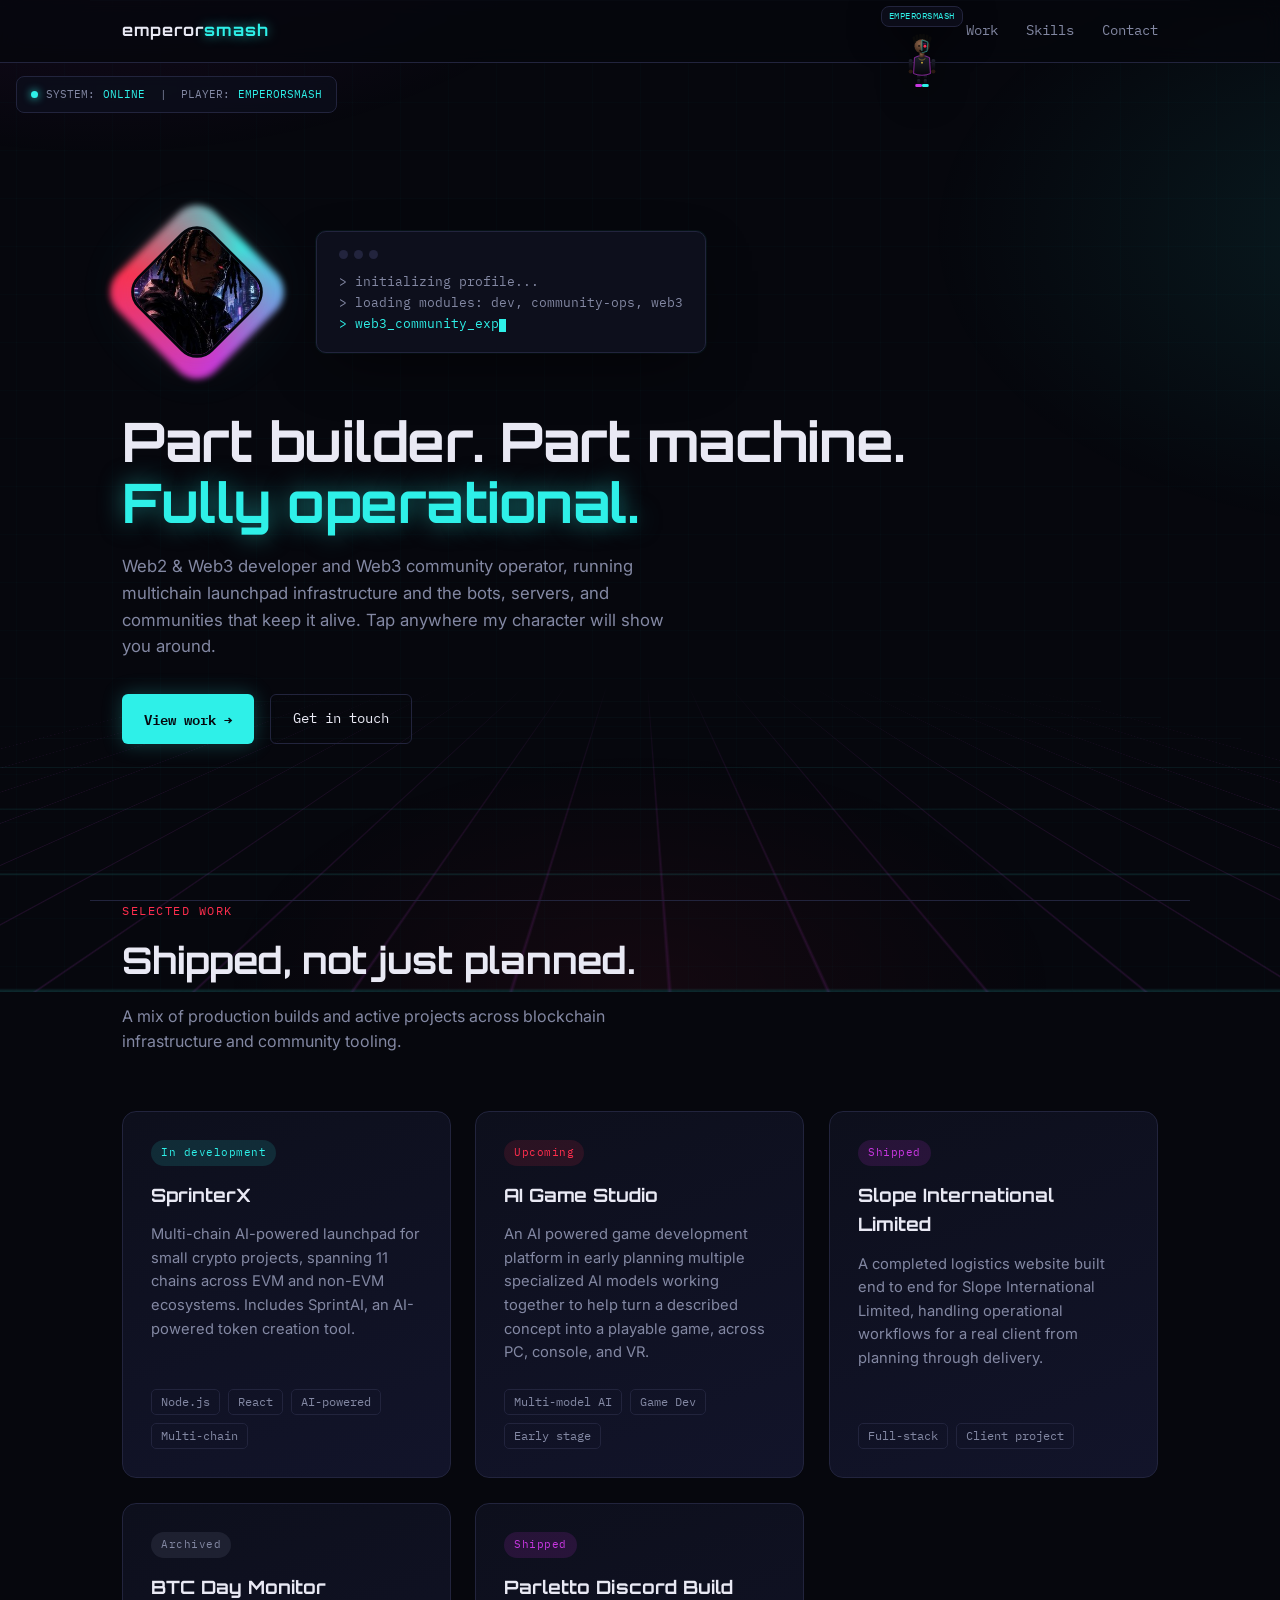
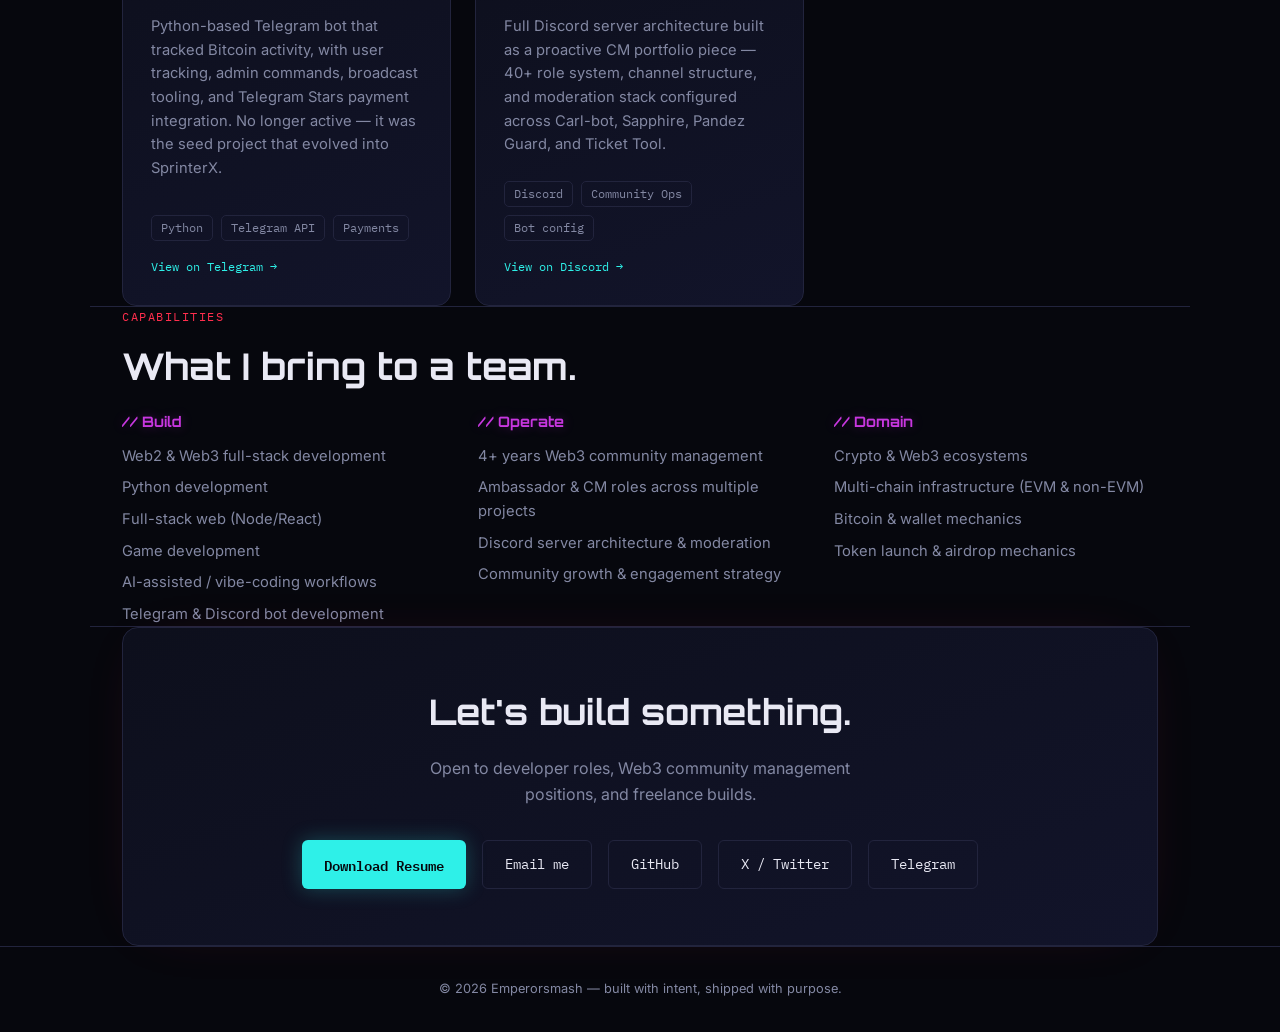
<file: index-1.html>
<!DOCTYPE html>
<html lang="en">
<head>
<meta charset="UTF-8">
<meta name="viewport" content="width=device-width, initial-scale=1.0">
<title>Emperorsmash — Builder / Web3 Ops</title>
<link rel="preconnect" href="https://fonts.googleapis.com">
<link href="https://fonts.googleapis.com/css2?family=Orbitron:wght@600;700;800&family=Inter:wght@400;500;600&family=IBM+Plex+Mono:wght@400;500;600&display=swap" rel="stylesheet">
<style>
  :root{
    --bg: #06070d;
    --bg-raised: #0d0f1c;
    --bg-raised-2: #12142a;
    --line: #22243d;
    --cyan: #2EF0E8;
    --magenta: #C837E0;
    --red: #FF2E4D;
    --text: #E9E9F4;
    --slate: #8388a3;
    --scrollY: 0px;
  }
  *{ box-sizing:border-box; margin:0; padding:0; }
  html{ scroll-behavior:smooth; }
  body{
    background:var(--bg);
    color:var(--text);
    font-family:'Inter',sans-serif;
    line-height:1.6;
    overflow-x:hidden;
    position:relative;
    cursor:default;
  }
  ::selection{ background:var(--magenta); color:#fff; }
  a{ color:inherit; text-decoration:none; }
  .mono{ font-family:'IBM Plex Mono',monospace; }
  .display{ font-family:'Orbitron',sans-serif; }

  /* Depth parallax layers */
  body::before{
    content:"";
    position:fixed; inset:-10% ; z-index:0; pointer-events:none;
    background:
      radial-gradient(900px 500px at 15% -5%, rgba(200,55,224,0.12), transparent 60%),
      radial-gradient(800px 500px at 100% 30%, rgba(46,240,232,0.09), transparent 60%),
      radial-gradient(700px 400px at 50% 100%, rgba(255,46,77,0.06), transparent 60%);
    transform: translateY(calc(var(--scrollY) * -0.06));
  }
  body::after{
    content:"";
    position:fixed; inset:-10%; z-index:0; pointer-events:none; opacity:0.5;
    background-image:
      linear-gradient(rgba(46,240,232,0.035) 1px, transparent 1px),
      linear-gradient(90deg, rgba(46,240,232,0.035) 1px, transparent 1px);
    background-size:48px 48px;
    transform: translateY(calc(var(--scrollY) * -0.14));
  }

  .wrap{ max-width:1100px; margin:0 auto; padding:0 32px; position:relative; z-index:2; }

  header{
    position:fixed; top:0; left:0; right:0; z-index:50;
    background:rgba(6,7,13,0.82); backdrop-filter:blur(10px);
    border-bottom:1px solid var(--line);
  }
  nav{
    max-width:1100px; margin:0 auto; padding:18px 32px;
    display:flex; justify-content:space-between; align-items:center;
  }
  .logo{ font-family:'Orbitron',sans-serif; font-weight:700; font-size:1rem; letter-spacing:1px; }
  .logo span{ color:var(--cyan); text-shadow:0 0 12px rgba(46,240,232,0.6); }
  .navlinks{ display:flex; gap:28px; font-size:0.85rem; }
  .navlinks a{ color:var(--slate); transition:color .2s, text-shadow .2s; font-family:'IBM Plex Mono',monospace; }
  .navlinks a:hover{ color:var(--cyan); text-shadow:0 0 10px rgba(46,240,232,0.5); }

  /* HUD */
  #hud{
    position:fixed; top:76px; left:16px; z-index:55;
    background:rgba(13,15,28,0.75); border:1px solid var(--line);
    border-radius:8px; padding:9px 14px;
    font-family:'IBM Plex Mono',monospace; font-size:0.68rem; color:var(--slate);
    backdrop-filter:blur(6px);
    display:flex; align-items:center; gap:8px;
  }
  #hud .dot{ width:7px; height:7px; border-radius:50%; background:var(--cyan); box-shadow:0 0 8px var(--cyan); animation:pulse-red 1.6s ease-in-out infinite; }
  #hud .val{ color:var(--cyan); }
  @media (max-width:700px){ #hud{ top:70px; font-size:0.62rem; padding:7px 10px; } }

  /* Hero */
  .hero{
    min-height:100vh;
    display:flex; flex-direction:column; justify-content:center;
    padding-top:120px; padding-bottom:60px;
    position:relative; perspective:1200px;
  }
  .hero-grid-floor{
    position:absolute; left:0; right:0; bottom:0; height:45%;
    background-image:
      repeating-linear-gradient(90deg, rgba(200,55,224,0.14) 0px, rgba(200,55,224,0.14) 1px, transparent 1px, transparent 56px),
      repeating-linear-gradient(0deg, rgba(46,240,232,0.14) 0px, rgba(46,240,232,0.14) 1px, transparent 1px, transparent 56px);
    transform: perspective(500px) rotateX(62deg) scale(2.2) translateY(10%);
    transform-origin:bottom;
    mask-image: linear-gradient(to top, black, transparent);
    -webkit-mask-image: linear-gradient(to top, black, transparent);
    pointer-events:none; z-index:0;
  }

  .hero-top{ display:flex; align-items:center; gap:44px; flex-wrap:wrap; position:relative; z-index:2; }
  .avatar-wrap{ position:relative; width:150px; height:150px; flex:0 0 auto; }
  .avatar-ring{
    position:absolute; inset:6px; border-radius:26px;
    background:conic-gradient(from 0deg, var(--cyan), var(--magenta), var(--red), var(--cyan));
    animation:spin-ring 6s linear infinite;
    filter:blur(3px);
    transform:rotate(45deg);
  }
  @keyframes spin-ring{ to{ transform:rotate(405deg); } }
  .avatar{
    position:absolute; inset:0; margin:auto;
    width:106px; height:106px;
    border-radius:22px;
    overflow:hidden;
    transform:rotate(45deg);
    border:3px solid var(--bg);
    box-shadow:0 0 30px rgba(255,46,77,0.35), 0 0 60px rgba(46,240,232,0.15);
  }
  .avatar img{
    position:absolute; top:-35%; left:-35%;
    width:170%; height:170%;
    object-fit:cover; display:block;
    transform:rotate(-45deg);
  }

  .terminal{
    background:var(--bg-raised);
    border:1px solid var(--line);
    border-radius:10px;
    padding:18px 22px;
    max-width:520px;
    font-family:'IBM Plex Mono',monospace;
    font-size:0.82rem;
    box-shadow:0 20px 60px -20px rgba(0,0,0,0.7), 0 0 0 1px rgba(46,240,232,0.05);
  }
  .term-dots{ display:flex; gap:6px; margin-bottom:12px; }
  .term-dots span{ width:9px; height:9px; border-radius:50%; background:var(--line); }
  .term-line{ color:var(--slate); min-height:1.4em; white-space:pre-wrap; }
  .term-line .ok{ color:var(--cyan); }
  .term-line .warn{ color:var(--red); }
  .cursor{ display:inline-block; width:7px; height:1em; background:var(--cyan); vertical-align:text-bottom; animation:blink 1s step-end infinite; }
  @keyframes blink{ 50%{ opacity:0; } }

  .hero h1{
    font-family:'Orbitron',sans-serif;
    font-size:clamp(2rem, 5vw, 3.4rem);
    font-weight:700;
    line-height:1.12;
    letter-spacing:-0.5px;
    max-width:820px;
    margin-top:44px;
    opacity:0; transform:translateY(16px);
    animation:rise .7s ease forwards;
    animation-delay:2.2s;
    position:relative; z-index:2;
  }
  .hero h1 .accent{ color:var(--cyan); text-shadow:0 0 24px rgba(46,240,232,0.5); }
  .hero p.lede{
    margin-top:20px; max-width:560px;
    color:var(--slate); font-size:1.05rem;
    opacity:0; transform:translateY(16px);
    animation:rise .7s ease forwards;
    animation-delay:2.5s;
    position:relative; z-index:2;
  }
  .hero .ctas{
    margin-top:34px; display:flex; gap:16px; flex-wrap:wrap;
    opacity:0; transform:translateY(16px);
    animation:rise .7s ease forwards;
    animation-delay:2.8s;
    position:relative; z-index:2;
  }
  @keyframes rise{ to{ opacity:1; transform:translateY(0); } }

  .btn{
    font-family:'IBM Plex Mono',monospace; font-size:0.85rem;
    padding:13px 22px; border-radius:6px; display:inline-flex; align-items:center; gap:8px;
    transition:transform .15s ease, background .15s ease, border-color .15s ease, box-shadow .15s ease;
  }
  .btn-primary{ background:var(--cyan); color:var(--bg); font-weight:600; box-shadow:0 0 20px rgba(46,240,232,0.25); }
  .btn-primary:hover{ transform:translateY(-2px); box-shadow:0 0 30px rgba(46,240,232,0.45); }
  .btn-ghost{ border:1px solid var(--line); color:var(--text); }
  .btn-ghost:hover{ border-color:var(--magenta); color:var(--magenta); transform:translateY(-2px); box-shadow:0 0 20px rgba(200,55,224,0.2); }

  .eyebrow{
    font-family:'IBM Plex Mono',monospace; font-size:0.78rem;
    color:var(--red); text-transform:uppercase; letter-spacing:1.5px;
    margin-bottom:10px;
  }
  section{ padding:100px 0; border-top:1px solid var(--line); position:relative; z-index:2; }
  h2.section-title{ font-family:'Orbitron',sans-serif; font-size:clamp(1.6rem,3.5vw,2.3rem); font-weight:700; margin-bottom:14px; }
  .section-sub{ color:var(--slate); max-width:560px; margin-bottom:56px; }

  .projects{ display:grid; grid-template-columns:repeat(auto-fit, minmax(300px,1fr)); gap:24px; perspective:1000px; }
  .card{
    background:linear-gradient(160deg, var(--bg-raised), var(--bg-raised-2));
    border:1px solid var(--line); border-radius:14px;
    padding:28px; display:flex; flex-direction:column; gap:14px;
    transition:transform .12s ease, border-color .2s ease, box-shadow .2s ease;
    transform-style:preserve-3d;
    will-change:transform;
  }
  .card:hover{ border-color:var(--cyan); box-shadow:0 20px 40px -20px rgba(46,240,232,0.25); }
  .card.card-flash{ border-color:var(--magenta); box-shadow:0 0 40px -10px rgba(200,55,224,0.5); }
  .tag{
    align-self:flex-start; font-family:'IBM Plex Mono',monospace; font-size:0.7rem;
    padding:4px 10px; border-radius:20px; letter-spacing:0.5px;
  }
  .tag.live{ background:rgba(46,240,232,0.12); color:var(--cyan); }
  .tag.shipped{ background:rgba(200,55,224,0.14); color:var(--magenta); }
  .tag.beta{ background:rgba(255,46,77,0.12); color:var(--red); }
  .tag.archived{ background:rgba(131,136,163,0.15); color:var(--slate); }
  .card-link{ font-family:'IBM Plex Mono',monospace; font-size:0.78rem; color:var(--cyan); margin-top:2px; }
  .card-link:hover{ text-decoration:underline; }
  .card h3{ font-family:'Orbitron',sans-serif; font-size:1.15rem; }
  .card p{ color:var(--slate); font-size:0.92rem; }
  .stack{ display:flex; flex-wrap:wrap; gap:8px; margin-top:auto; padding-top:10px; }
  .stack span{ font-family:'IBM Plex Mono',monospace; font-size:0.72rem; color:var(--slate); border:1px solid var(--line); padding:3px 9px; border-radius:5px; }

  .skills-grid{ display:grid; grid-template-columns:repeat(auto-fit,minmax(220px,1fr)); gap:32px; }
  .skill-block h4{ font-family:'Orbitron',sans-serif; color:var(--magenta); font-size:0.9rem; margin-bottom:12px; text-shadow:0 0 12px rgba(200,55,224,0.3); }
  .skill-block ul{ list-style:none; display:flex; flex-direction:column; gap:8px; }
  .skill-block li{ color:var(--slate); font-size:0.92rem; }

  .contact-box{
    background:linear-gradient(160deg, var(--bg-raised), var(--bg-raised-2));
    border:1px solid var(--line); border-radius:16px;
    padding:56px; text-align:center;
    box-shadow:0 0 60px -30px rgba(255,46,77,0.2);
  }
  .contact-box h2{ font-family:'Orbitron',sans-serif; font-size:clamp(1.6rem,4vw,2.2rem); margin-bottom:16px; }
  .contact-box p{ color:var(--slate); max-width:480px; margin:0 auto 32px; }
  .contact-links{ display:flex; gap:16px; justify-content:center; flex-wrap:wrap; }

  footer{ padding:32px; text-align:center; color:var(--slate); font-size:0.8rem; border-top:1px solid var(--line); position:relative; z-index:2; }

  @media (max-width:700px){
    .navlinks{ display:none; }
    section{ padding:70px 0; }
    .contact-box{ padding:36px 22px; }
    .hero-top{ flex-direction:column; align-items:flex-start; gap:24px; }
  }

  @media (prefers-reduced-motion: reduce){
    *{ animation-duration:0.01ms !important; animation-delay:0s !important; transition-duration:0.01ms !important; }
  }

  :focus-visible{ outline:2px solid var(--cyan); outline-offset:3px; }

  /* ===== Free-roaming bot character ===== */
  #bot{
    position:fixed; z-index:80; width:42px; height:58px;
    left:0; top:0;
    transition: left .3s cubic-bezier(.3,.7,.25,1), top .3s cubic-bezier(.3,.7,.25,1), transform .18s ease;
    cursor:pointer; pointer-events:auto;
    filter:drop-shadow(0 8px 16px rgba(0,0,0,0.55));
  }
  #bot svg{ width:100%; height:100%; display:block; overflow:visible; }
  #bot svg.flip{ transform:scaleX(-1); }

  .bot-tag{
    position:absolute; bottom:100%; left:50%; transform:translateX(-50%);
    margin-bottom:5px; font-family:'IBM Plex Mono',monospace; font-size:0.58rem;
    color:var(--cyan); background:rgba(13,15,28,0.85); border:1px solid var(--line);
    padding:2px 7px; border-radius:8px; white-space:nowrap; letter-spacing:0.5px;
    pointer-events:none;
  }

  .bot-menu{
    position:absolute; bottom:100%; left:50%; transform:translateX(-50%) translateY(6px);
    margin-bottom:28px;
    display:flex; flex-direction:column; gap:8px;
    opacity:0; pointer-events:none;
    transition:opacity .18s ease, transform .18s ease;
  }
  .bot-menu.open{ opacity:1; pointer-events:auto; transform:translateX(-50%) translateY(0); }
  .bot-menu button{
    font-family:'IBM Plex Mono',monospace; font-size:0.72rem; white-space:nowrap;
    background:var(--bg-raised-2); color:var(--cyan); border:1px solid var(--cyan);
    padding:7px 12px; border-radius:20px; cursor:pointer;
    box-shadow:0 0 14px rgba(46,240,232,0.25);
  }
  .bot-menu button:hover{ background:var(--cyan); color:var(--bg); }

  /* Human running gait */
  .leg-l, .leg-r, .arm-l, .arm-r{ transform-box:fill-box; transform-origin:top center; }
  .shin-l, .shin-r{ transform-box:fill-box; transform-origin:top center; }
  .run-rig{ transform-box:fill-box; transform-origin:bottom center; }

  .bot-running .leg-l{ animation:hip-swing .32s ease-in-out infinite; }
  .bot-running .leg-r{ animation:hip-swing .32s ease-in-out infinite; animation-delay:-.16s; }
  .bot-running .shin-l{ animation:knee-bend .32s ease-in-out infinite; }
  .bot-running .shin-r{ animation:knee-bend .32s ease-in-out infinite; animation-delay:-.16s; }
  .bot-running .arm-l{ animation:arm-swing .32s ease-in-out infinite; animation-delay:-.16s; }
  .bot-running .arm-r{ animation:arm-swing .32s ease-in-out infinite; }
  .bot-running .run-rig{ animation:run-bob .32s ease-in-out infinite; }
  .bot-idle .run-rig{ animation:idle-bob 1.8s ease-in-out infinite; }

  @keyframes hip-swing{ 0%{transform:rotate(-26deg);} 50%{transform:rotate(26deg);} 100%{transform:rotate(-26deg);} }
  @keyframes knee-bend{ 0%{transform:rotate(32deg);} 25%{transform:rotate(4deg);} 50%{transform:rotate(-6deg);} 75%{transform:rotate(42deg);} 100%{transform:rotate(32deg);} }
  @keyframes arm-swing{ 0%{transform:rotate(24deg);} 50%{transform:rotate(-24deg);} 100%{transform:rotate(24deg);} }
  @keyframes run-bob{ 0%,100%{ transform:translateY(0) rotate(-1.5deg); } 50%{ transform:translateY(-3px) rotate(1.5deg); } }
  @keyframes idle-bob{ 0%,100%{ transform:translateY(0); } 50%{ transform:translateY(-4px); } }
  .eye-red{ animation:pulse-red 2.4s ease-in-out infinite; }
  @keyframes pulse-red{ 0%,100%{ opacity:1; } 50%{ opacity:0.5; } }

  /* Ripple + connect effects */
  .ripple{
    position:fixed; z-index:75; pointer-events:none;
    width:14px; height:14px; border-radius:50%;
    border:2px solid var(--cyan);
    transform:translate(-50%,-50%);
    animation:ripple-out .5s ease-out forwards;
  }
  @keyframes ripple-out{ to{ width:70px; height:70px; opacity:0; border-width:1px; } }

  .connect-ring{
    position:fixed; z-index:75; pointer-events:none;
    border-radius:50%; transform:translate(-50%,-50%);
    border:2px solid var(--magenta);
    animation:connect-out .55s ease-out forwards;
  }
  @keyframes connect-out{ 0%{ width:6px; height:6px; opacity:1; } 100%{ width:90px; height:90px; opacity:0; } }

  .target-glow{ box-shadow:0 0 0 2px var(--cyan), 0 0 24px rgba(46,240,232,0.6) !important; transition:box-shadow .15s ease; }

  .flash-step{
    position:fixed; z-index:78; pointer-events:none;
    width:30px; height:42px; border-radius:40%;
    background:linear-gradient(180deg, rgba(46,240,232,0.4), rgba(200,55,224,0.15));
    filter:blur(3px);
    transform:translate(-50%,-90%);
    animation:flash-fade .3s ease-out forwards;
  }
  @keyframes flash-fade{ from{ opacity:0.8; transform:translate(-50%,-90%) scale(1); } to{ opacity:0; transform:translate(-50%,-90%) scale(0.65); } }

  .spark{
    position:fixed; z-index:76; width:4px; height:4px; border-radius:50%;
    pointer-events:none; transform:translate(-50%,-50%);
    animation:spark-fly .42s ease-out forwards;
  }
  @keyframes spark-fly{ to{ transform:translate(calc(-50% + var(--dx)), calc(-50% + var(--dy))); opacity:0; } }

  .bot-jolt{ animation:jolt .22s ease; }
  @keyframes jolt{ 0%{ transform:scale(1); } 35%{ transform:scale(1.18,0.82); } 65%{ transform:scale(0.9,1.1); } 100%{ transform:scale(1); } }

  .bot-tool{
    position:absolute; width:22px; height:22px; opacity:0; pointer-events:none;
    transition:opacity .2s ease; filter:drop-shadow(0 0 6px rgba(46,240,232,0.5));
  }
  .bot-tool.show{ opacity:1; }
  .bot-tool.tool-wrench, .bot-tool.tool-server{ left:100%; top:36%; margin-left:2px; }
  .bot-tool.tool-weld{ left:50%; top:-18%; transform:translateX(-50%); }
  .bot-tool.tool-wrench{ animation:wrench-turn 1s ease-in-out infinite; }
  @keyframes wrench-turn{ 0%,100%{ transform:rotate(-20deg); } 50%{ transform:rotate(20deg); } }

  .bot-tool.tool-server{ width:38px; height:30px; left:100%; top:30%; margin-left:2px; }
  .bot-tool.tool-left{ left:auto; right:100%; margin-left:0; margin-right:2px; }
  .tool-server .key-blink rect{ animation:key-flicker .4s steps(1) infinite; }
  .tool-server .key-blink rect:nth-child(2){ animation-delay:.08s; }
  .tool-server .key-blink rect:nth-child(3){ animation-delay:.16s; }
  .tool-server .key-blink rect:nth-child(4){ animation-delay:.24s; }
  .tool-server .key-blink rect:nth-child(5){ animation-delay:.32s; }
  @keyframes key-flicker{ 0%,60%{ opacity:1; } 61%,100%{ opacity:0.3; } }

  .bot-typing .arm-l{ animation:type-tap .17s ease-in-out infinite; }
  .bot-typing .arm-r{ animation:type-tap .17s ease-in-out infinite; animation-delay:.085s; }
  @keyframes type-tap{ 0%,100%{ transform:rotate(6deg); } 50%{ transform:rotate(24deg); } }

  /* Annoyed reaction (rapid tapping) */
  .bot-annoyed .head-grp{ animation:shake-mad .35s ease; }
  @keyframes shake-mad{
    0%,100%{ transform:translateX(0) rotate(0); }
    20%{ transform:translateX(-3px) rotate(-5deg); }
    40%{ transform:translateX(3px) rotate(5deg); }
    60%{ transform:translateX(-2.5px) rotate(-4deg); }
    80%{ transform:translateX(2.5px) rotate(4deg); }
  }
  .bot-annoyed .eye-red{ animation:pulse-mad .12s ease-in-out infinite; }
  @keyframes pulse-mad{ 0%,100%{ opacity:1; } 50%{ opacity:0.25; } }

  /* Loved reaction (press and hold) */
  .bot-loved .run-rig{ animation:happy-wiggle .5s ease-in-out infinite; }
  @keyframes happy-wiggle{ 0%,100%{ transform:translateY(0) rotate(-2deg); } 50%{ transform:translateY(-3px) rotate(2deg); } }
  .heart-particle{
    position:fixed; z-index:82; pointer-events:none;
    font-size:15px; color:var(--red); text-shadow:0 0 8px rgba(255,46,77,0.7);
    transform:translate(-50%,-50%);
    animation:heart-float .75s ease-out forwards;
  }
  @keyframes heart-float{
    0%{ opacity:1; transform:translate(-50%,-50%) scale(0.5); }
    55%{ opacity:1; }
    100%{ opacity:0; transform:translate(-50%,-160%) scale(1.15); }
  }

  /* Dizzy + faint */
  .bot-dizzy .run-rig{ animation:dizzy-wobble .28s ease-in-out infinite; }
  @keyframes dizzy-wobble{ 0%,100%{ transform:rotate(-9deg) translateY(0); } 50%{ transform:rotate(9deg) translateY(-2px); } }
  .bot-dizzy .eye-red, .bot-fainted .eye-red{ animation:none !important; opacity:0.25; }

  .bot-fainted .run-rig{
    animation:none;
    transform:rotate(88deg) translateY(8px);
    transform-origin:bottom center;
    opacity:0.8;
  }

  .error-bubble{
    position:fixed; z-index:84; pointer-events:none;
    font-family:'IBM Plex Mono',monospace; font-size:0.66rem; color:var(--red);
    background:rgba(13,15,28,0.92); border:1px solid var(--red); border-radius:6px;
    padding:4px 9px; transform:translate(-50%,-100%);
    animation:glitch-flicker 1.2s steps(2) forwards;
  }
  @keyframes glitch-flicker{
    0%,10%,22%,34%,46%,58%,70%,82%{ opacity:1; }
    5%,17%,29%,41%,53%,65%,77%{ opacity:0.25; }
    92%,100%{ opacity:0; }
  }

  #repair-crane{ position:fixed; z-index:85; pointer-events:none; }
  .crane-hook{ transition:y2 .4s ease; }

  @media (prefers-reduced-motion: reduce){
    #bot{ display:none; }
  }
</style>
</head>
<body>

<header>
  <nav>
    <div class="logo">emperor<span>smash</span></div>
    <div class="navlinks">
      <a href="#work">Work</a>
      <a href="#skills">Skills</a>
      <a href="#contact">Contact</a>
    </div>
  </nav>
</header>

<div id="hud"><span class="dot"></span>SYSTEM: <span class="val" id="hud-status">ONLINE</span> &nbsp;|&nbsp; PLAYER: <span class="val">EMPERORSMASH</span></div>

<div id="bot" class="bot-idle" role="button" tabindex="0" aria-label="Site character. Click to open quick navigation, or tap anywhere on the page and it will run there.">
  <div class="bot-menu" id="bot-menu">
    <button data-target="work">Work</button>
    <button data-target="skills">Skills</button>
    <button data-target="contact">Contact</button>
  </div>
  <div class="bot-tag">EMPERORSMASH</div>
  <div class="bot-tool" id="bot-tool"></div>
  <svg viewBox="0 0 100 130" fill="none">
    <defs>
      <radialGradient id="skinGrad" cx="35%" cy="30%" r="75%">
        <stop offset="0%" stop-color="#8a6248"/>
        <stop offset="100%" stop-color="#2b1a12"/>
      </radialGradient>
      <linearGradient id="jacketGrad" x1="0" y1="0" x2="0" y2="1">
        <stop offset="0%" stop-color="#20222f"/>
        <stop offset="100%" stop-color="#050509"/>
      </linearGradient>
    </defs>
    <g class="run-rig">
      <g class="leg-l" transform="translate(42,93)">
        <rect x="-4" y="0" width="8" height="15" rx="3" fill="url(#jacketGrad)"/>
        <g class="shin-l">
          <rect x="-3.5" y="15" width="7" height="14" rx="3" fill="url(#jacketGrad)"/>
          <rect x="-8" y="27" width="16" height="7" rx="3" fill="var(--magenta)"/>
        </g>
      </g>
      <g class="leg-r" transform="translate(58,93)">
        <rect x="-4" y="0" width="8" height="15" rx="3" fill="url(#jacketGrad)"/>
        <g class="shin-r">
          <rect x="-3.5" y="15" width="7" height="14" rx="3" fill="url(#jacketGrad)"/>
          <rect x="-8" y="27" width="16" height="7" rx="3" fill="var(--cyan)"/>
        </g>
      </g>

      <g class="arm-l" transform="translate(23,60)">
        <rect x="-4.5" y="0" width="9" height="28" rx="4" fill="url(#jacketGrad)"/>
        <circle cx="0" cy="30" r="5" fill="#2b1a12"/>
      </g>
      <g class="arm-r" transform="translate(77,60)">
        <rect x="-4.5" y="0" width="9" height="28" rx="4" fill="url(#jacketGrad)"/>
        <circle cx="0" cy="30" r="5" fill="#2b1a12"/>
      </g>

      <path d="M32 57 Q50 47 68 57 L70 95 Q50 103 30 95 Z" fill="url(#jacketGrad)" stroke="var(--magenta)" stroke-width="1.5"/>
      <path d="M42 59 Q50 67 58 59" stroke="#d4af37" stroke-width="1.2" fill="none"/>
      <circle cx="50" cy="69" r="2.2" fill="#d4af37"/>

      <rect x="44" y="45" width="12" height="12" fill="url(#skinGrad)"/>

      <g class="head-grp">
        <g fill="#0a0a0a">
          <rect x="30" y="6" width="7" height="26" rx="3.5" transform="rotate(-18 33 19)"/>
          <rect x="36" y="2" width="7" height="30" rx="3.5" transform="rotate(-8 39 17)"/>
          <rect x="43" y="0" width="7" height="32" rx="3.5"/>
          <rect x="50" y="0" width="7" height="32" rx="3.5"/>
          <rect x="57" y="2" width="7" height="30" rx="3.5" transform="rotate(8 60 17)"/>
          <rect x="63" y="6" width="7" height="26" rx="3.5" transform="rotate(18 66 19)"/>
        </g>
        <ellipse cx="50" cy="30" rx="18" ry="17" fill="url(#skinGrad)"/>
        <path d="M50 15 L64 20 L62 42 L50 45 Z" fill="#111118" stroke="var(--cyan)" stroke-width="1"/>
        <circle class="eye-red" cx="57" cy="30" r="3.4" fill="var(--red)"/>
        <line x1="52" y1="24" x2="60" y2="24" stroke="var(--magenta)" stroke-width="0.8"/>
        <circle cx="43" cy="29" r="2" fill="#0a0a0a"/>
        <path d="M45 40 Q50 46 55 40" stroke="#0a0a0a" stroke-width="3" fill="none" stroke-linecap="round"/>
      </g>
    </g>
  </svg>
</div>

<section class="hero wrap">
  <div class="hero-grid-floor"></div>
  <div class="hero-top">
    <div class="avatar-wrap">
      <div class="avatar-ring"></div>
      <div class="avatar"><img src="[data-uri]" alt="Emperorsmash"></div>
    </div>
    <div class="terminal" id="terminal">
      <div class="term-dots"><span></span><span></span><span></span></div>
      <div id="term-output"></div>
    </div>
  </div>
  <h1>Part builder. Part machine. <span class="accent">Fully operational.</span></h1>
  <p class="lede">Web2 & Web3 developer and Web3 community operator, running multichain launchpad infrastructure and the bots, servers, and communities that keep it alive. Tap anywhere my character will show you around.</p>
  <div class="ctas">
    <a href="#work" class="btn btn-primary">View work →</a>
    <a href="#contact" class="btn btn-ghost">Get in touch</a>
  </div>
</section>

<section id="work" class="wrap">
  <div class="eyebrow">Selected work</div>
  <h2 class="section-title">Shipped, not just planned.</h2>
  <p class="section-sub">A mix of production builds and active projects across blockchain infrastructure and community tooling.</p>

  <div class="projects">
    <div class="card">
      <span class="tag live">In development</span>
      <h3>SprinterX</h3>
      <p>Multi-chain AI-powered launchpad for small crypto projects, spanning 11 chains across EVM and non-EVM ecosystems. Includes SprintAI, an AI-powered token creation tool.</p>
      <div class="stack"><span>Node.js</span><span>React</span><span>AI-powered</span><span>Multi-chain</span></div>
    </div>

    <div class="card">
      <span class="tag beta">Upcoming</span>
      <h3>AI Game Studio</h3>
      <p>An AI powered game development platform in early planning  multiple specialized AI models working together to help turn a described concept into a playable game, across PC, console, and VR.</p>
      <div class="stack"><span>Multi-model AI</span><span>Game Dev</span><span>Early stage</span></div>
    </div>

    <div class="card">
      <span class="tag shipped">Shipped</span>
      <h3>Slope International Limited</h3>
      <p>A completed logistics website built end to end for Slope International Limited, handling operational workflows for a real client from planning through delivery.</p>
      <div class="stack"><span>Full-stack</span><span>Client project</span></div>
    </div>

    <div class="card">
      <span class="tag archived">Archived</span>
      <h3>BTC Day Monitor</h3>
      <p>Python-based Telegram bot that tracked Bitcoin activity, with user tracking, admin commands, broadcast tooling, and Telegram Stars payment integration. No longer active — it was the seed project that evolved into SprinterX.</p>
      <div class="stack"><span>Python</span><span>Telegram API</span><span>Payments</span></div>
      <a href="https://t.me/Faucet_watcher_bot" class="card-link" target="_blank" rel="noopener">View on Telegram →</a>
    </div>

    <div class="card">
      <span class="tag shipped">Shipped</span>
      <h3>Parletto Discord Build</h3>
      <p>Full Discord server architecture built as a proactive CM portfolio piece — 40+ role system, channel structure, and moderation stack configured across Carl-bot, Sapphire, Pandez Guard, and Ticket Tool.</p>
      <div class="stack"><span>Discord</span><span>Community Ops</span><span>Bot config</span></div>
      <a href="https://discord.gg/cxjRm5SM" class="card-link" target="_blank" rel="noopener">View on Discord →</a>
    </div>
  </div>
</section>

<section id="skills" class="wrap">
  <div class="eyebrow">Capabilities</div>
  <h2 class="section-title">What I bring to a team.</h2>

  <div class="skills-grid">
    <div class="skill-block">
      <h4>// Build</h4>
      <ul>
        <li>Web2 & Web3 full-stack development</li>
        <li>Python development</li>
        <li>Full-stack web (Node/React)</li>
        <li>Game development</li>
        <li>AI-assisted / vibe-coding workflows</li>
        <li>Telegram & Discord bot development</li>
      </ul>
    </div>
    <div class="skill-block">
      <h4>// Operate</h4>
      <ul>
        <li>4+ years Web3 community management</li>
        <li>Ambassador & CM roles across multiple projects</li>
        <li>Discord server architecture & moderation</li>
        <li>Community growth & engagement strategy</li>
      </ul>
    </div>
    <div class="skill-block">
      <h4>// Domain</h4>
      <ul>
        <li>Crypto & Web3 ecosystems</li>
        <li>Multi-chain infrastructure (EVM & non-EVM)</li>
        <li>Bitcoin & wallet mechanics</li>
        <li>Token launch & airdrop mechanics</li>
      </ul>
    </div>
  </div>
</section>

<section id="contact" class="wrap">
  <div class="contact-box">
    <h2>Let's build something.</h2>
    <p>Open to developer roles, Web3 community management positions, and freelance builds.</p>
    <div class="contact-links">
      <a href="[data-uri]" download="Emperorsmash_Resume.pdf" class="btn btn-primary">Download Resume</a>
      <a href="mailto:marvoclement@gmail.com" class="btn btn-ghost">Email me</a>
      <a href="https://github.com/SmashDev01" class="btn btn-ghost" target="_blank" rel="noopener">GitHub</a>
      <a href="https://x.com/Emp_Smash" class="btn btn-ghost" target="_blank" rel="noopener">X / Twitter</a>
      <a href="https://t.me/EmperorsmashG" class="btn btn-ghost" target="_blank" rel="noopener">Telegram</a>
    </div>
  </div>
</section>

<footer>
  © 2026 Emperorsmash — built with intent, shipped with purpose.
</footer>

<script>
  const lines = [
    { text: "> initializing profile...", cls: "" },
    { text: "> loading modules: dev, community-ops, web3", cls: "" },
    { text: "> web3_community_experience: 4+ years [OK]", cls: "ok" },
    { text: "> multi_chain_dev: ACTIVE [OK]", cls: "ok" },
    { text: "> availability: OPEN_TO_WORK", cls: "warn" },
    { text: "> ready.", cls: "ok" },
  ];
  const output = document.getElementById('term-output');
  let lineIndex = 0;
  function typeLine(){
    if(lineIndex >= lines.length){ return; }
    const line = lines[lineIndex];
    const div = document.createElement('div');
    div.className = 'term-line';
    output.appendChild(div);
    let charIndex = 0;
    function typeChar(){
      if(charIndex <= line.text.length){
        div.innerHTML = `<span class="${line.cls}">${line.text.slice(0, charIndex)}</span><span class="cursor"></span>`;
        charIndex++;
        setTimeout(typeChar, 18);
      } else {
        div.innerHTML = `<span class="${line.cls}">${line.text}</span>`;
        lineIndex++;
        setTimeout(typeLine, 120);
      }
    }
    typeChar();
  }

  const prefersReduced = window.matchMedia('(prefers-reduced-motion: reduce)').matches;
  if(prefersReduced){
    output.innerHTML = lines.map(l => `<div class="term-line"><span class="${l.cls}">${l.text}</span></div>`).join('');
  } else {
    typeLine();
  }

  // ---- Parallax scroll var ----
  function updateScrollVar(){
    document.documentElement.style.setProperty('--scrollY', window.scrollY + 'px');
  }
  window.addEventListener('scroll', updateScrollVar, { passive:true });
  updateScrollVar();

  // ---- 3D tilt on project cards ----
  document.querySelectorAll('.card').forEach(card => {
    card.addEventListener('mousemove', (e) => {
      if(prefersReduced) return;
      const rect = card.getBoundingClientRect();
      const x = (e.clientX - rect.left) / rect.width - 0.5;
      const y = (e.clientY - rect.top) / rect.height - 0.5;
      card.style.transform = `perspective(700px) rotateY(${x * 10}deg) rotateX(${-y * 10}deg) translateY(-4px)`;
    });
    card.addEventListener('mouseleave', () => {
      card.style.transform = 'perspective(700px) rotateY(0) rotateX(0) translateY(0)';
    });
  });

  // ---- Free-roaming bot engine ----
  (function(){
    if(prefersReduced) return;
    const bot = document.getElementById('bot');
    const menu = document.getElementById('bot-menu');
    const svg = bot.querySelector('svg');
    const BOT_W = 42, BOT_H = 58;

    let pos = { x: window.innerWidth * 0.72, y: Math.max(240, window.innerHeight * 0.55) };
    let idleTimer = null;
    let menuOpen = false;
    let busy = false;
    let lastActivity = Date.now();
    let wandering = false;
    let wanderTimer = null;
    let tapCount = 0;
    let tapWindowTimer = null;
    let isHolding = false;
    let holdTimer = null;
    let petInterval = null;
    let isFainted = false;
    const hudStatus = document.getElementById('hud-status');
    const toolEl = document.getElementById('bot-tool');

    function place(x, y){
      bot.style.left = (x - BOT_W/2) + 'px';
      bot.style.top = (y - BOT_H) + 'px';
    }
    place(pos.x, pos.y);

    function spawnRipple(x, y){
      const r = document.createElement('div');
      r.className = 'ripple';
      r.style.left = x + 'px'; r.style.top = y + 'px';
      document.body.appendChild(r);
      setTimeout(() => r.remove(), 520);
    }

    function spawnSparks(x, y){
      for(let i = 0; i < 6; i++){
        const s = document.createElement('div');
        s.className = 'spark';
        const angle = Math.random() * Math.PI * 2;
        const dist = 18 + Math.random() * 22;
        s.style.left = x + 'px'; s.style.top = y + 'px';
        s.style.background = i % 2 === 0 ? 'var(--cyan)' : 'var(--magenta)';
        s.style.setProperty('--dx', Math.cos(angle) * dist + 'px');
        s.style.setProperty('--dy', Math.sin(angle) * dist + 'px');
        document.body.appendChild(s);
        setTimeout(() => s.remove(), 440);
      }
    }

    function spawnFlashTrail(x0, y0, x1, y1, duration){
      const steps = 3;
      for(let i = 1; i <= steps; i++){
        const t = i / (steps + 1);
        const gx = x0 + (x1 - x0) * t, gy = y0 + (y1 - y0) * t;
        setTimeout(() => {
          const g = document.createElement('div');
          g.className = 'flash-step';
          g.style.left = gx + 'px'; g.style.top = gy + 'px';
          document.body.appendChild(g);
          setTimeout(() => g.remove(), 300);
        }, duration * t * 0.55);
      }
    }

    function spawnConnect(x, y){
      const r1 = document.createElement('div');
      r1.className = 'connect-ring';
      r1.style.left = x + 'px'; r1.style.top = y + 'px';
      document.body.appendChild(r1);
      const r2 = document.createElement('div');
      r2.className = 'connect-ring';
      r2.style.left = x + 'px'; r2.style.top = y + 'px';
      r2.style.borderColor = 'var(--cyan)';
      r2.style.animationDelay = '.1s';
      document.body.appendChild(r2);
      spawnSparks(x, y);
      bot.classList.add('bot-jolt');
      setTimeout(() => bot.classList.remove('bot-jolt'), 260);
      setTimeout(() => { r1.remove(); r2.remove(); }, 650);
    }

    function moveBotTo(x, y, cb){
      const dx = x - pos.x, dy = y - pos.y;
      const dist = Math.hypot(dx, dy);
      const duration = Math.min(600, Math.max(120, dist * 0.7));
      if(dist > 16){ spawnFlashTrail(pos.x, pos.y, x, y, duration); }
      bot.style.transitionDuration = duration + 'ms';
      bot.classList.remove('bot-idle');
      bot.classList.add('bot-running');
      if(dx < -4){ svg.classList.add('flip'); }
      else if(dx > 4){ svg.classList.remove('flip'); }
      place(x, y);
      pos = { x, y };
      clearTimeout(idleTimer);
      idleTimer = setTimeout(() => {
        bot.classList.remove('bot-running');
        bot.classList.add('bot-idle');
        if(cb) cb();
      }, duration + 20);
      return duration;
    }

    function clamp(v, min, max){ return Math.max(min, Math.min(max, v)); }

    function performAction(el){
      if(el.tagName === 'A'){
        const href = el.getAttribute('href');
        if(href && href.startsWith('#')){
          const target = document.querySelector(href);
          if(target) target.scrollIntoView({ behavior:'smooth', block:'start' });
        } else if(href){
          window.open(href, el.getAttribute('target') || '_self');
        }
      } else if(el.classList.contains('card')){
        el.classList.add('card-flash');
        setTimeout(() => el.classList.remove('card-flash'), 500);
      }
    }

    function toggleMenu(){
      menuOpen = !menuOpen;
      menu.classList.toggle('open', menuOpen);
    }
    bot.addEventListener('pointerdown', (e) => {
      if(isFainted) return;
      markActivity();
      isHolding = false;
      clearTimeout(holdTimer);
      holdTimer = setTimeout(() => {
        isHolding = true;
        menuOpen = false; menu.classList.remove('open');
        bot.classList.add('bot-loved');
        spawnHeart();
        petInterval = setInterval(spawnHeart, 300);
      }, 420);
    });

    function endHold(){
      clearTimeout(holdTimer);
      if(isHolding){
        isHolding = false;
        bot.classList.remove('bot-loved');
        clearInterval(petInterval);
        return true;
      }
      return false;
    }

    bot.addEventListener('pointerup', (e) => {
      e.stopPropagation();
      const wasHolding = endHold();
      if(isFainted || wasHolding) return;
      registerTap();
    });
    bot.addEventListener('pointerleave', () => { endHold(); });
    bot.addEventListener('pointercancel', () => { endHold(); });

    bot.addEventListener('keydown', (e) => {
      if((e.key === 'Enter' || e.key === ' ') && !isFainted){
        e.preventDefault(); e.stopPropagation();
        markActivity();
        registerTap();
      }
    });

    function registerTap(){
      tapCount++;
      clearTimeout(tapWindowTimer);
      tapWindowTimer = setTimeout(() => { tapCount = 0; }, 1400);

      if(tapCount >= 5){
        tapCount = 0;
        clearTimeout(tapWindowTimer);
        triggerFaint();
        return;
      }
      if(tapCount >= 2){
        triggerAnnoyed();
        menuOpen = false; menu.classList.remove('open');
      } else if(!busy){
        toggleMenu();
      }
    }

    function triggerAnnoyed(){
      bot.classList.remove('bot-annoyed');
      void bot.offsetWidth;
      bot.classList.add('bot-annoyed');
      setTimeout(() => bot.classList.remove('bot-annoyed'), 380);
    }

    function spawnHeart(){
      const rect = bot.getBoundingClientRect();
      const h = document.createElement('div');
      h.className = 'heart-particle';
      h.textContent = '♥';
      h.style.left = (rect.left + rect.width/2 + (Math.random()*16 - 8)) + 'px';
      h.style.top = rect.top + 'px';
      document.body.appendChild(h);
      setTimeout(() => h.remove(), 780);
    }

    function spawnErrorBubble(){
      const rect = bot.getBoundingClientRect();
      const b = document.createElement('div');
      b.className = 'error-bubble';
      b.textContent = 'SYSTEM ERROR';
      b.style.left = (rect.left + rect.width/2) + 'px';
      b.style.top = (rect.top - 6) + 'px';
      document.body.appendChild(b);
      setTimeout(() => b.remove(), 1250);
    }

    function triggerFaint(){
      if(isFainted) return;
      isFainted = true;
      wandering = false;
      clearTimeout(wanderTimer);
      clearTimeout(holdTimer);
      clearInterval(petInterval);
      toolEl.classList.remove('show');
      bot.classList.remove('bot-typing', 'bot-loved', 'bot-annoyed', 'bot-idle', 'bot-running');
      menuOpen = false; menu.classList.remove('open');
      if(hudStatus) hudStatus.textContent = 'ERROR';

      const rect = bot.getBoundingClientRect();
      toolEl.className = 'bot-tool show tool-weld';
      toolEl.innerHTML = TOOL_SVGS.dizzy;
      bot.classList.add('bot-dizzy');
      spawnErrorBubble();

      setTimeout(() => {
        toolEl.classList.remove('show');
        bot.classList.remove('bot-dizzy');
        bot.classList.add('bot-fainted');
        setTimeout(() => spawnCraneRepair(), 450);
      }, 900);
    }

    function spawnCraneRepair(){
      const rect = bot.getBoundingClientRect();
      const centerX = rect.left + rect.width / 2;
      const centerY = rect.top + rect.height / 2;

      const crane = document.createElement('div');
      crane.id = 'repair-crane';
      crane.innerHTML = CRANE_SVG;
      crane.style.top = (rect.top - 26) + 'px';
      crane.style.left = (window.innerWidth + 80) + 'px';
      crane.style.transition = 'left .9s ease-in-out';
      document.body.appendChild(crane);

      requestAnimationFrame(() => {
        crane.style.left = (rect.left + 60) + 'px';
      });

      setTimeout(() => {
        const hook = crane.querySelector('.crane-hook');
        if(hook){ hook.setAttribute('y2', '30'); }
        spawnSparks(centerX, centerY);
        const sparkLoop = setInterval(() => spawnSparks(centerX, centerY), 280);

        setTimeout(() => {
          clearInterval(sparkLoop);
          bot.classList.remove('bot-fainted');
          bot.classList.add('bot-idle');
          isFainted = false;
          lastActivity = Date.now();
          if(hudStatus) hudStatus.textContent = 'ONLINE';

          crane.style.left = (window.innerWidth + 100) + 'px';
          setTimeout(() => crane.remove(), 950);
        }, 1100);
      }, 950);
    }

    menu.querySelectorAll('button').forEach(btn => {
      btn.addEventListener('click', (e) => {
        e.stopPropagation();
        markActivity();
        const target = document.getElementById(btn.dataset.target);
        menuOpen = false; menu.classList.remove('open');
        if(target){
          const rect = target.getBoundingClientRect();
          const tx = clamp(rect.left + 60, 40, window.innerWidth - 40);
          const ty = clamp(rect.top + 40, 90, window.innerHeight - 40);
          moveBotTo(tx, ty, () => spawnConnect(tx, ty));
          target.scrollIntoView({ behavior:'smooth', block:'start' });
        }
      });
    });

    // Click anywhere on the page: run there, and if it's a link/button/card, connect + act
    document.addEventListener('click', (e) => {
      markActivity();
      if(bot.contains(e.target)) return;
      if(menu.contains(e.target)) return;
      if(isFainted) return;

      const interactive = e.target.closest('a, .btn, .card');
      const x = clamp(e.clientX, 30, window.innerWidth - 30);
      const y = clamp(e.clientY, 90, window.innerHeight - 30);

      if(interactive){
        e.preventDefault();
        if(busy) return;
        busy = true;
        const rect = interactive.getBoundingClientRect();
        const tx = clamp(rect.left + rect.width/2, 30, window.innerWidth - 30);
        const ty = clamp(rect.top + rect.height/2, 90, window.innerHeight - 30);
        moveBotTo(tx, ty, () => {
          spawnConnect(tx, ty);
          interactive.classList.add('target-glow');
          setTimeout(() => {
            interactive.classList.remove('target-glow');
            performAction(interactive);
            busy = false;
          }, 200);
        });
      } else {
        moveBotTo(x, y);
        spawnRipple(x, y);
      }
    });

    window.addEventListener('resize', () => {
      pos.x = clamp(pos.x, 30, window.innerWidth - 30);
      pos.y = clamp(pos.y, 90, window.innerHeight - 30);
      place(pos.x, pos.y);
    });

    // Scroll-chase: bot runs to follow how far down the page you are
    let scrollTicking = false;
    window.addEventListener('scroll', () => {
      markActivity();
      if(scrollTicking || busy || isFainted) return;
      scrollTicking = true;
      requestAnimationFrame(() => {
        const docHeight = document.documentElement.scrollHeight - window.innerHeight;
        const pct = docHeight > 0 ? Math.min(1, window.scrollY / docHeight) : 0;
        const rangeTop = 90, rangeBottom = window.innerHeight - 40;
        const targetY = rangeTop + pct * (rangeBottom - rangeTop);
        moveBotTo(pos.x, targetY);
        scrollTicking = false;
      });
    }, { passive:true });

    // ---- Idle maintenance mode ----
    const TOOL_SVGS = {
      wrench: '<svg viewBox="0 0 24 24" width="100%" height="100%"><path d="M21 7a5 5 0 0 1-6.9 4.6L7 18.7 5.3 17l7.1-7.1A5 5 0 1 1 21 7Z" fill="none" stroke="var(--cyan)" stroke-width="2" stroke-linejoin="round" stroke-linecap="round"/></svg>',
      weld: '<svg viewBox="0 0 24 24" width="100%" height="100%"><rect x="3" y="8" width="18" height="10" rx="2" fill="#111118" stroke="var(--magenta)" stroke-width="1.5"/><rect x="6" y="11" width="12" height="4" rx="1" fill="var(--red)" opacity="0.75"/></svg>',
      server: '<svg viewBox="0 0 32 26" width="100%" height="100%"><rect x="4" y="1" width="24" height="15" rx="2" fill="#0d0f1c" stroke="var(--cyan)" stroke-width="1.4"/><line x1="7" y1="5" x2="18" y2="5" stroke="var(--cyan)" stroke-width="1"/><line x1="7" y1="8" x2="22" y2="8" stroke="var(--magenta)" stroke-width="1"/><line x1="7" y1="11" x2="15" y2="11" stroke="var(--cyan)" stroke-width="1"/><rect x="13" y="16" width="6" height="3" fill="#0d0f1c"/><rect x="2" y="19" width="28" height="6" rx="1.5" fill="#12142a" stroke="var(--slate)" stroke-width="1"/><g class="key-blink"><rect x="5" y="21" width="3" height="2" rx="0.5" fill="var(--cyan)"/><rect x="10" y="21" width="3" height="2" rx="0.5" fill="var(--magenta)"/><rect x="15" y="21" width="3" height="2" rx="0.5" fill="var(--cyan)"/><rect x="20" y="21" width="3" height="2" rx="0.5" fill="var(--magenta)"/><rect x="25" y="21" width="3" height="2" rx="0.5" fill="var(--cyan)"/></g></svg>',
      dizzy: '<svg viewBox="0 0 24 24" width="100%" height="100%" style="animation:wrench-turn .5s linear infinite"><text x="12" y="17" font-size="16" text-anchor="middle" fill="var(--cyan)">✦</text></svg>'
    };

    const CRANE_SVG = '<svg viewBox="0 0 60 44" width="70" height="52"><rect x="4" y="28" width="16" height="12" rx="1" fill="#12142a" stroke="var(--slate)" stroke-width="1.5"/><circle cx="8" cy="41" r="3" fill="#0a0a0a"/><circle cx="17" cy="41" r="3" fill="#0a0a0a"/><line x1="15" y1="28" x2="15" y2="4" stroke="var(--cyan)" stroke-width="2.5"/><line x1="15" y1="6" x2="48" y2="6" stroke="var(--cyan)" stroke-width="2.5"/><line class="crane-hook" x1="42" y1="6" x2="42" y2="18" stroke="var(--magenta)" stroke-width="1.5"/><rect x="37" y="18" width="10" height="6" rx="1" fill="none" stroke="var(--magenta)" stroke-width="1.5"/></svg>';

    function markActivity(){
      lastActivity = Date.now();
      if(wandering){
        wandering = false;
        clearTimeout(wanderTimer);
        toolEl.classList.remove('show');
        bot.classList.remove('bot-typing');
        if(hudStatus) hudStatus.textContent = 'ONLINE';
      }
    }

    function performIdleTask(cb){
      const tasks = ['wrench', 'weld', 'server'];
      const task = tasks[Math.floor(Math.random() * tasks.length)];
      const facingLeft = svg.classList.contains('flip');
      toolEl.className = 'bot-tool show tool-' + task + (facingLeft ? ' tool-left' : '');
      toolEl.innerHTML = TOOL_SVGS[task];

      let sparkInterval = null;
      if(task === 'weld'){
        sparkInterval = setInterval(() => {
          const rect = bot.getBoundingClientRect();
          spawnSparks(rect.left + rect.width/2, rect.top + 6);
        }, 260);
      }
      if(task === 'server'){
        bot.classList.add('bot-typing');
      }

      const duration = 1800 + Math.random() * 900;
      setTimeout(() => {
        toolEl.classList.remove('show');
        bot.classList.remove('bot-typing');
        if(sparkInterval) clearInterval(sparkInterval);
        setTimeout(() => {
          if(!toolEl.classList.contains('show')) toolEl.innerHTML = '';
          cb();
        }, 200);
      }, duration);
    }

    function wanderStep(){
      if(!wandering) return;
      const x = clamp(60 + Math.random() * (window.innerWidth - 120), 40, window.innerWidth - 40);
      const y = clamp(140 + Math.random() * (window.innerHeight - 220), 100, window.innerHeight - 40);
      moveBotTo(x, y, () => {
        if(!wandering) return;
        if(Math.random() < 0.6){
          performIdleTask(() => {
            if(!wandering) return;
            wanderTimer = setTimeout(wanderStep, 500 + Math.random() * 800);
          });
        } else {
          wanderTimer = setTimeout(wanderStep, 800 + Math.random() * 1200);
        }
      });
    }

    setInterval(() => {
      if(!wandering && !busy && !isFainted && Date.now() - lastActivity > 7000){
        wandering = true;
        if(hudStatus) hudStatus.textContent = 'AUTO-MAINTENANCE';
        wanderStep();
      }
    }, 1000);
  })();

  if('serviceWorker' in navigator){
    window.addEventListener('load', () => {
      navigator.serviceWorker.register('sw.js').catch(() => {});
    });
  }
</script>


</body>
</html>
</file>
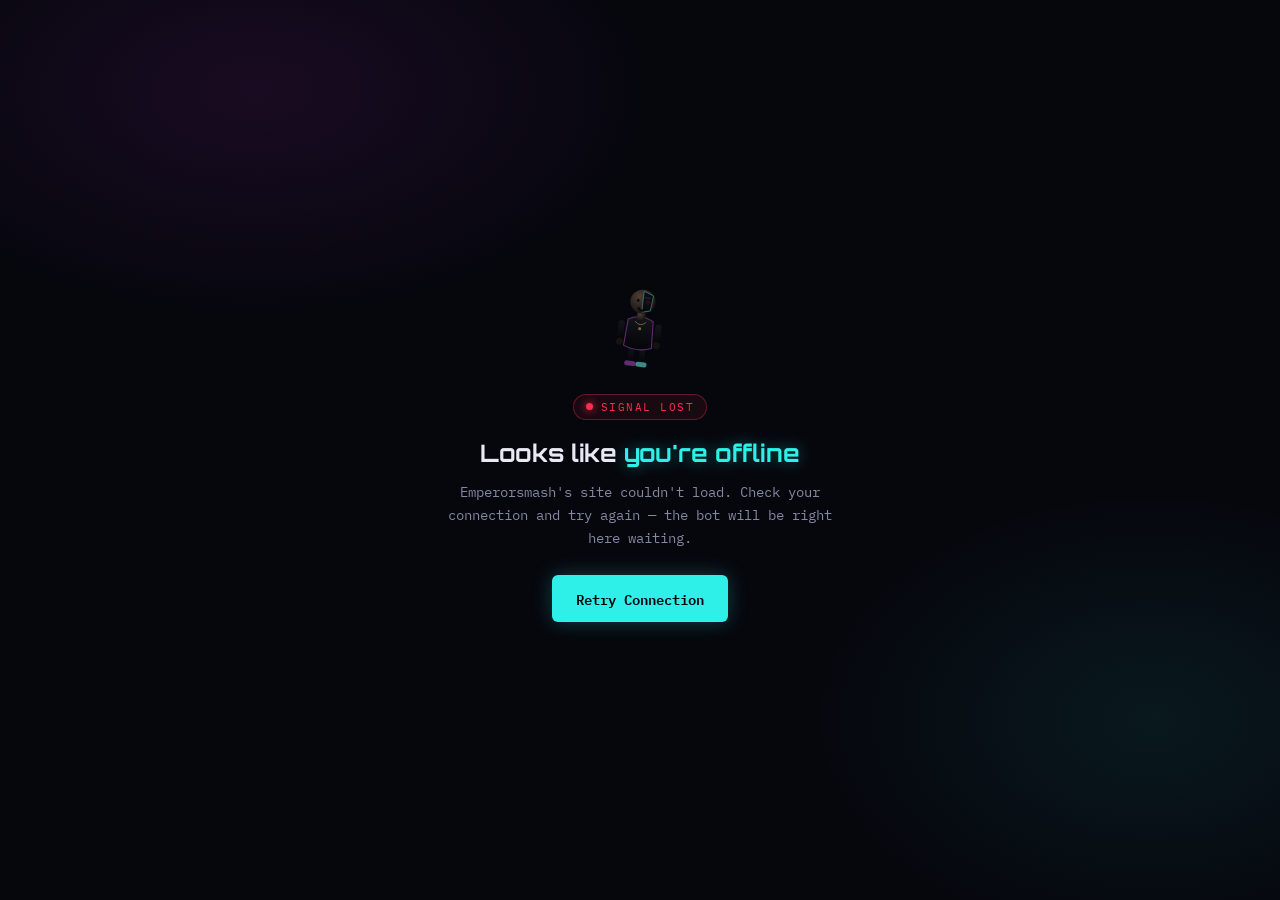
<file: offline.html>
<!DOCTYPE html>
<html lang="en">
<head>
<meta charset="UTF-8">
<meta name="viewport" content="width=device-width, initial-scale=1.0">
<title>Connection Lost — Emperorsmash</title>
<link href="https://fonts.googleapis.com/css2?family=Orbitron:wght@600;700&family=IBM+Plex+Mono:wght@400;500&display=swap" rel="stylesheet">
<style>
  :root{
    --bg: #06070d;
    --bg-raised: #0d0f1c;
    --line: #22243d;
    --cyan: #2EF0E8;
    --magenta: #C837E0;
    --red: #FF2E4D;
    --text: #E9E9F4;
    --slate: #8388a3;
  }
  *{ box-sizing:border-box; margin:0; padding:0; }
  html, body{ height:100%; }
  body{
    background:var(--bg); color:var(--text);
    font-family:'IBM Plex Mono',monospace;
    display:flex; align-items:center; justify-content:center;
    text-align:center; padding:24px;
    position:relative; overflow:hidden;
  }
  body::before{
    content:"";
    position:fixed; inset:0; z-index:0; pointer-events:none;
    background:
      radial-gradient(700px 400px at 20% 10%, rgba(200,55,224,0.10), transparent 60%),
      radial-gradient(600px 400px at 90% 80%, rgba(46,240,232,0.08), transparent 60%);
  }
  .panel{ position:relative; z-index:2; max-width:420px; }

  .bot{ width:70px; height:96px; margin:0 auto 20px; transform:rotate(7deg); opacity:0.7; animation:flicker 3.2s ease-in-out infinite; filter:grayscale(0.35) brightness(0.85); }
  .bot svg{ width:100%; height:100%; }
  .eye-red{ opacity:0.2; }
  @keyframes flicker{
    0%, 100%{ opacity:0.7; }
    92%{ opacity:0.7; }
    94%{ opacity:0.35; }
    96%{ opacity:0.7; }
    98%{ opacity:0.4; }
  }

  .status{
    display:inline-flex; align-items:center; gap:8px;
    font-size:0.7rem; color:var(--red); text-transform:uppercase; letter-spacing:1.5px;
    background:rgba(255,46,77,0.08); border:1px solid rgba(255,46,77,0.35);
    padding:5px 12px; border-radius:20px; margin-bottom:18px;
  }
  .status .dot{ width:7px; height:7px; border-radius:50%; background:var(--red); box-shadow:0 0 8px var(--red); }

  h1{
    font-family:'Orbitron',sans-serif; font-size:1.5rem; font-weight:700;
    margin-bottom:12px; color:var(--text);
  }
  h1 span{ color:var(--cyan); text-shadow:0 0 16px rgba(46,240,232,0.4); }

  p{ color:var(--slate); font-size:0.9rem; line-height:1.6; margin-bottom:26px; }

  button{
    font-family:'IBM Plex Mono',monospace; font-size:0.85rem; font-weight:600;
    background:var(--cyan); color:var(--bg); border:none;
    padding:12px 24px; border-radius:6px; cursor:pointer;
    box-shadow:0 0 20px rgba(46,240,232,0.25);
    transition:transform .15s ease, box-shadow .15s ease;
  }
  button:hover{ transform:translateY(-2px); box-shadow:0 0 30px rgba(46,240,232,0.45); }
  button:active{ transform:translateY(0); }
</style>
</head>
<body>
  <div class="panel">
    <div class="bot">
      <svg viewBox="0 0 100 130" fill="none">
        <defs>
          <radialGradient id="skinGrad" cx="35%" cy="30%" r="75%">
            <stop offset="0%" stop-color="#8a6248"/>
            <stop offset="100%" stop-color="#2b1a12"/>
          </radialGradient>
          <linearGradient id="jacketGrad" x1="0" y1="0" x2="0" y2="1">
            <stop offset="0%" stop-color="#20222f"/>
            <stop offset="100%" stop-color="#050509"/>
          </linearGradient>
        </defs>
        <g>
          <rect x="38" y="93" width="8" height="26" rx="3" fill="url(#jacketGrad)"/>
          <rect x="34" y="116" width="16" height="7" rx="3" fill="var(--magenta)"/>
          <rect x="54" y="93" width="8" height="26" rx="3" fill="url(#jacketGrad)"/>
          <rect x="50" y="116" width="16" height="7" rx="3" fill="var(--cyan)"/>
          <rect x="19" y="60" width="9" height="28" rx="4" fill="url(#jacketGrad)"/>
          <circle cx="23.5" cy="90" r="5" fill="#2b1a12"/>
          <rect x="72" y="60" width="9" height="28" rx="4" fill="url(#jacketGrad)"/>
          <circle cx="76.5" cy="90" r="5" fill="#2b1a12"/>
          <path d="M32 57 Q50 47 68 57 L70 95 Q50 103 30 95 Z" fill="url(#jacketGrad)" stroke="var(--magenta)" stroke-width="1.5"/>
          <path d="M42 59 Q50 67 58 59" stroke="#d4af37" stroke-width="1.2" fill="none"/>
          <circle cx="50" cy="69" r="2.2" fill="#d4af37"/>
          <rect x="44" y="45" width="12" height="12" fill="url(#skinGrad)"/>
          <g fill="#0a0a0a">
            <rect x="30" y="6" width="7" height="26" rx="3.5" transform="rotate(-18 33 19)"/>
            <rect x="36" y="2" width="7" height="30" rx="3.5" transform="rotate(-8 39 17)"/>
            <rect x="43" y="0" width="7" height="32" rx="3.5"/>
            <rect x="50" y="0" width="7" height="32" rx="3.5"/>
            <rect x="57" y="2" width="7" height="30" rx="3.5" transform="rotate(8 60 17)"/>
            <rect x="63" y="6" width="7" height="26" rx="3.5" transform="rotate(18 66 19)"/>
          </g>
          <ellipse cx="50" cy="30" rx="18" ry="17" fill="url(#skinGrad)"/>
          <path d="M50 15 L64 20 L62 42 L50 45 Z" fill="#111118" stroke="var(--cyan)" stroke-width="1"/>
          <circle class="eye-red" cx="57" cy="30" r="3.4" fill="var(--red)"/>
          <line x1="52" y1="24" x2="60" y2="24" stroke="var(--magenta)" stroke-width="0.8"/>
          <circle cx="43" cy="29" r="2" fill="#0a0a0a"/>
          <path d="M45 40 Q50 46 55 40" stroke="#0a0a0a" stroke-width="3" fill="none" stroke-linecap="round"/>
        </g>
      </svg>
    </div>

    <div class="status"><span class="dot"></span>SIGNAL LOST</div>
    <h1>Looks like <span>you're offline</span></h1>
    <p>Emperorsmash's site couldn't load. Check your connection and try again — the bot will be right here waiting.</p>
    <button onclick="window.location.reload()">Retry Connection</button>
  </div>
</body>
</html>
</file>
